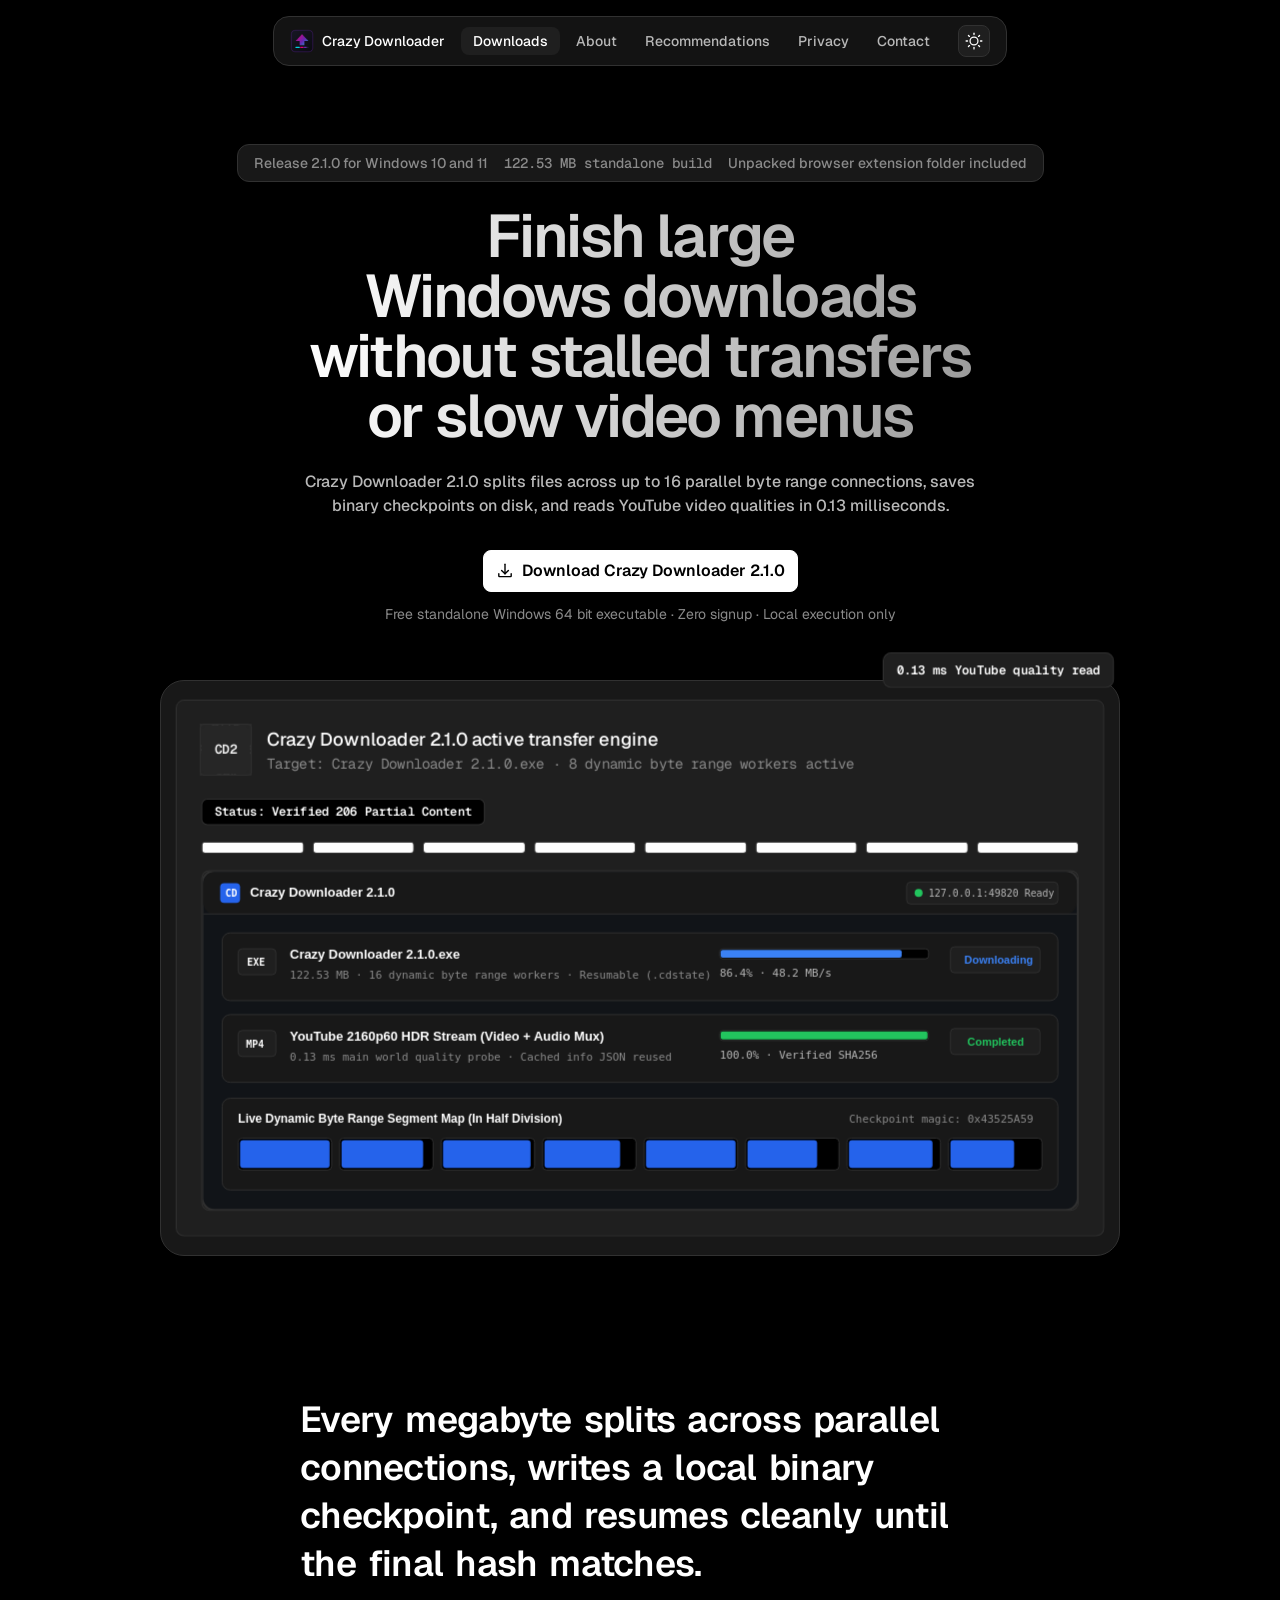
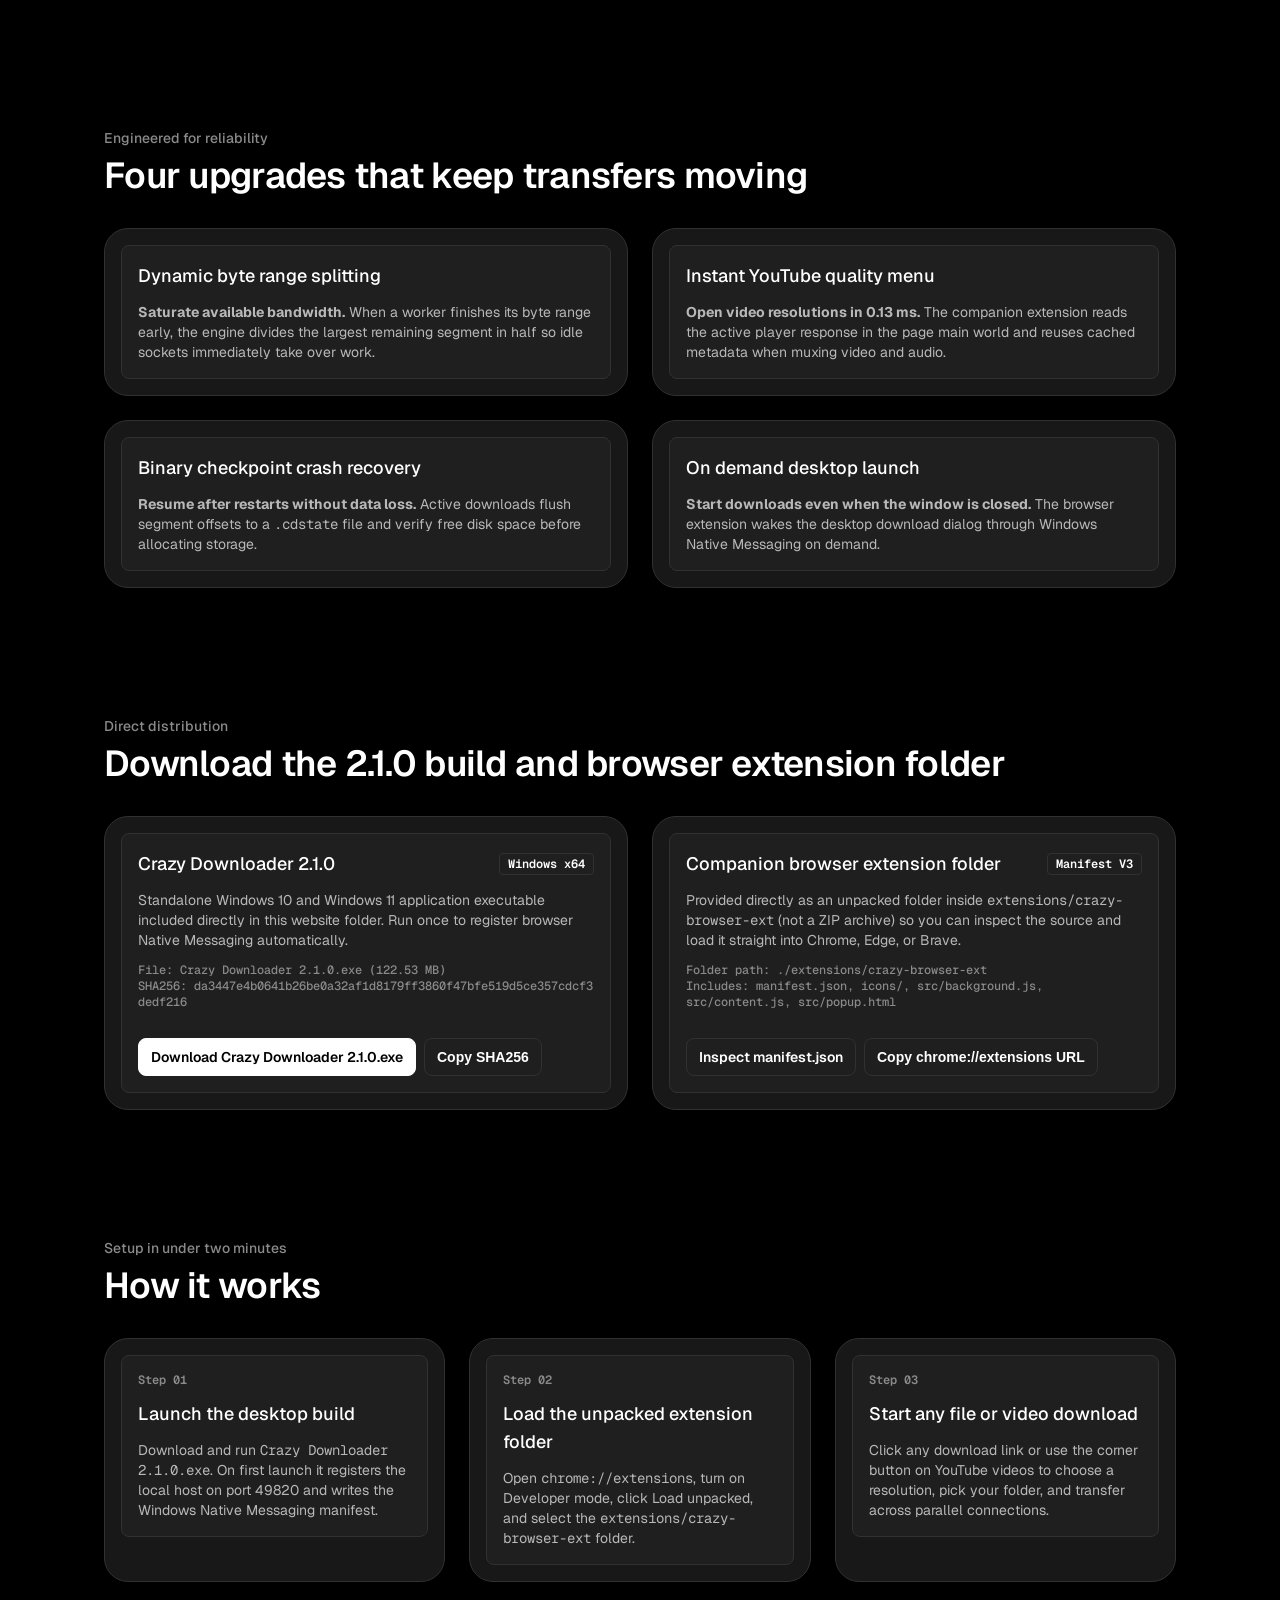
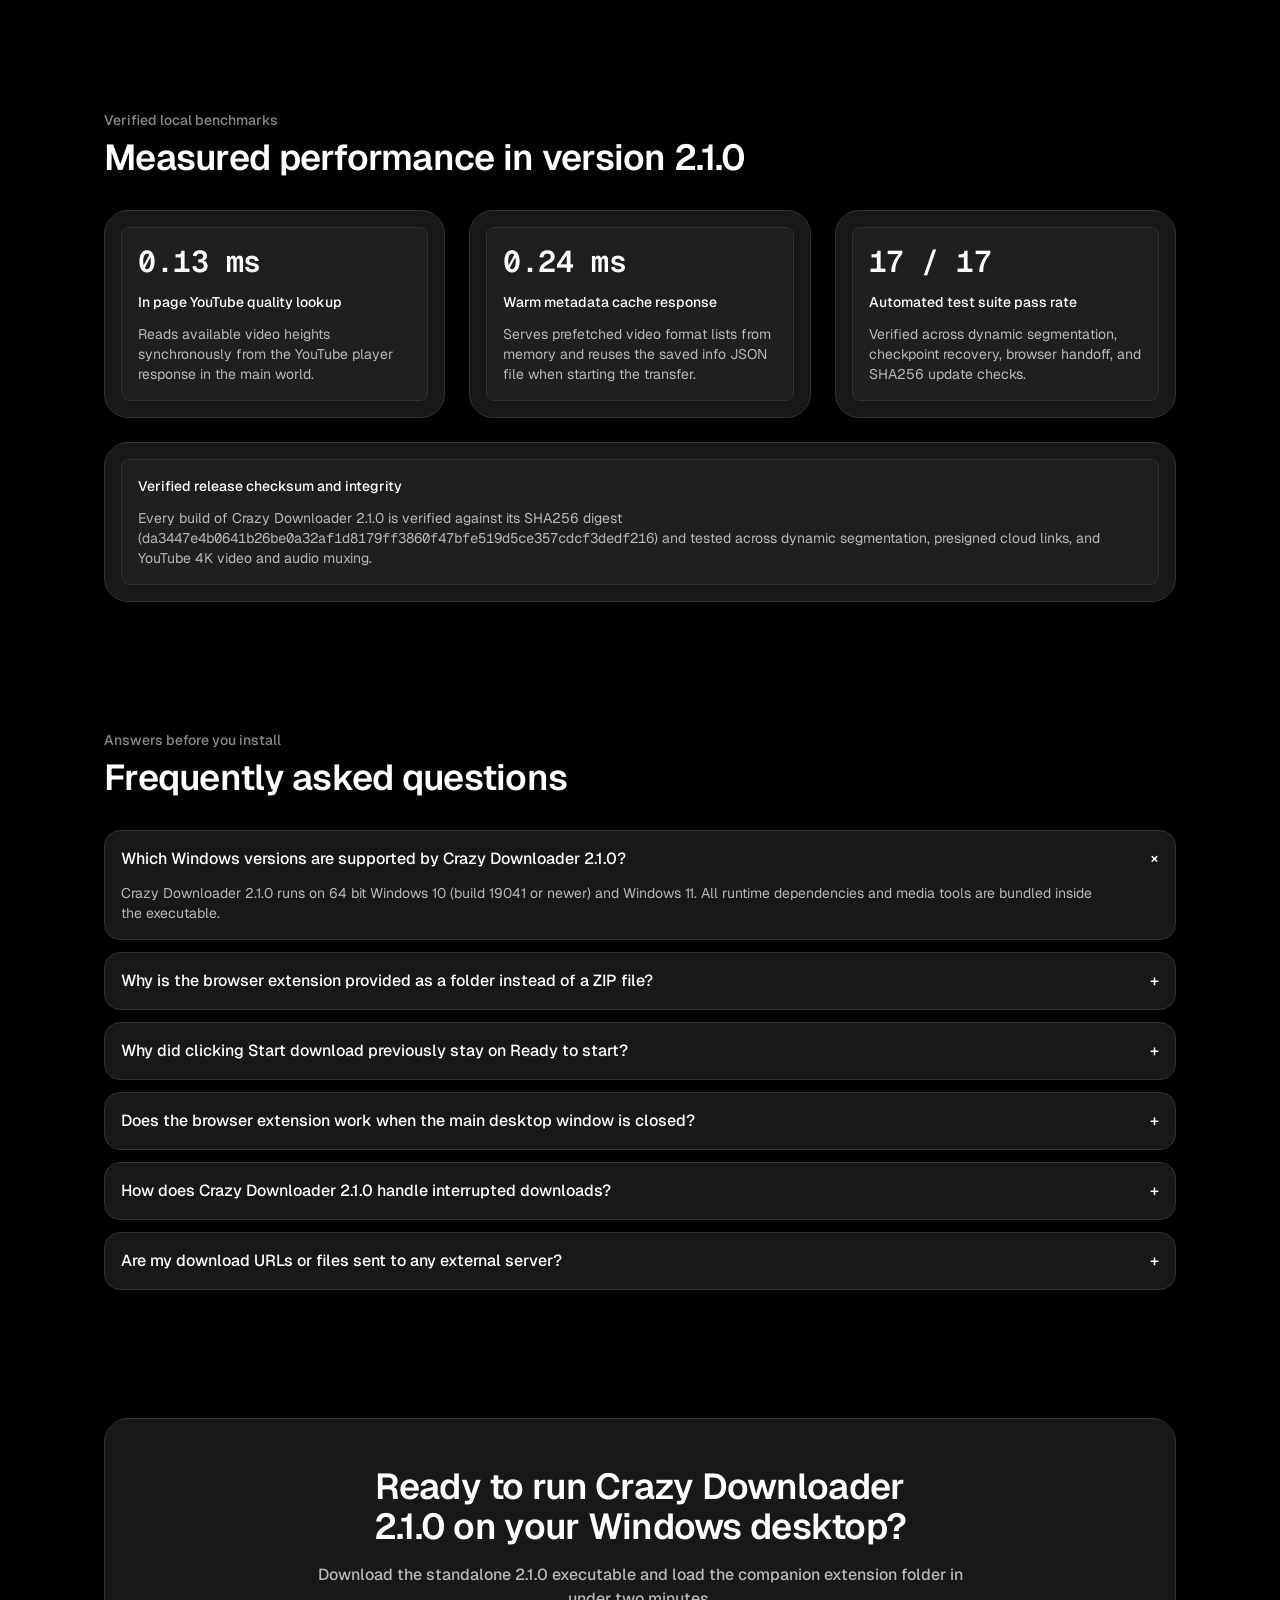
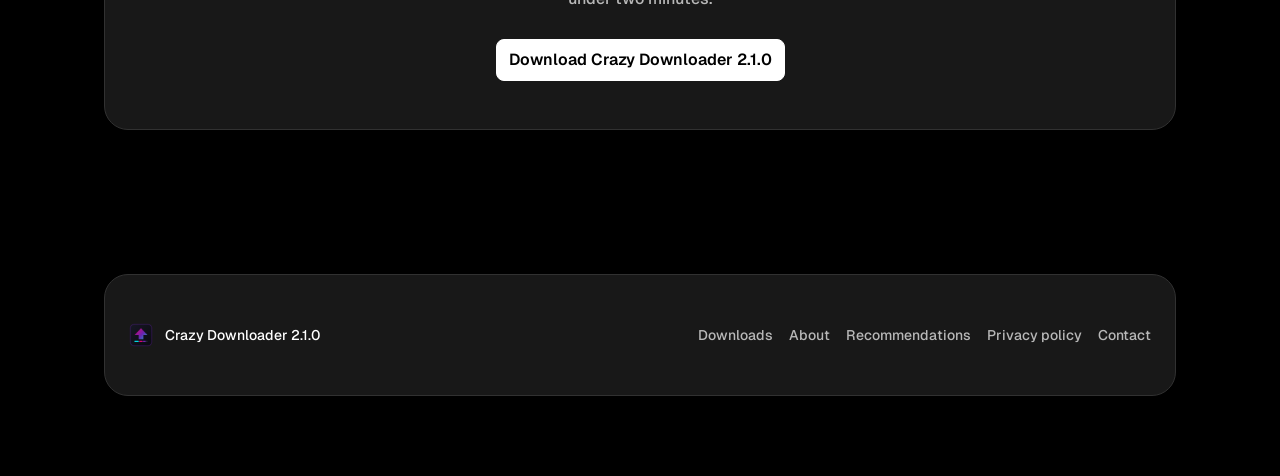
<file: index.html>
<!DOCTYPE html>
<html lang="en" data-theme="dark">
<head>
  <meta charset="UTF-8">
  <meta name="viewport" content="width=device-width, initial-scale=1.0">
  <title>Crazy Downloader 2.1.0 for Windows 10 and 11</title>
  <meta name="description" content="Download Crazy Downloader 2.1.0 for Windows 10 and 11 with 16 parallel byte range workers, binary checkpoint resume, and instant YouTube quality selection.">
  <meta property="og:title" content="Crazy Downloader 2.1.0 for Windows 10 and 11">
  <meta property="og:description" content="Standalone Windows download manager with 16 parallel segments, checkpoint recovery, and unpacked browser companion folder.">
  <meta property="og:image" content="./assets/icon.png">
  <link rel="icon" href="./assets/favicon.ico">
  <link rel="stylesheet" href="./assets/styles.css">
  <script src="./assets/site.js" defer></script>
  <script type="application/ld+json">
  {
    "@context": "https://schema.org",
    "@type": "FAQPage",
    "mainEntity": [
      {
        "@type": "Question",
        "name": "Does Crazy Downloader 2.1.0 require extra runtimes on Windows?",
        "acceptedAnswer": {
          "@type": "Answer",
          "text": "No. Crazy Downloader 2.1.0.exe is a standalone 64 bit executable for Windows 10 and Windows 11 that bundles its runtime and media extraction tools."
        }
      },
      {
        "@type": "Question",
        "name": "How do I install the included browser extension folder?",
        "acceptedAnswer": {
          "@type": "Answer",
          "text": "Open chrome://extensions in Chrome, Edge, or Brave, enable Developer mode, click Load unpacked, and select the extensions/crazy-browser-ext folder included in this website directory."
        }
      },
      {
        "@type": "Question",
        "name": "What happens if my network drops during a large download?",
        "acceptedAnswer": {
          "@type": "Answer",
          "text": "Every segment writes its byte offset to a local .cdstate binary checkpoint file so you can pause or recover after a restart without starting from zero."
        }
      }
    ]
  }
  </script>
</head>
<body>
  <a href="#main-content" class="skip-link button-sm">Skip to content</a>

  <div class="nav-wrapper">
    <nav class="floating-nav" aria-label="Primary navigation">
      <a href="./index.html" class="nav-brand">
        <img src="./assets/icon.png" alt="Crazy Downloader 2 logo" class="nav-brand-logo">
        <span class="title-4">Crazy Downloader</span>
      </a>

      <ul class="nav-links">
        <li><a href="./index.html" class="nav-link active title-4" aria-current="page">Downloads</a></li>
        <li><a href="./about.html" class="nav-link title-4">About</a></li>
        <li><a href="./recommendations.html" class="nav-link title-4">Recommendations</a></li>
        <li><a href="./privacy.html" class="nav-link title-4">Privacy</a></li>
        <li><a href="./contact.html" class="nav-link title-4">Contact</a></li>
      </ul>

      <div class="nav-actions">
        <button type="button" id="theme-toggle" class="icon-btn" aria-label="Switch theme">
          <svg class="icon-sun" width="18" height="18" viewBox="0 0 256 256" fill="none" stroke="currentColor" stroke-width="18" stroke-linecap="round" stroke-linejoin="round" aria-hidden="true">
            <circle cx="128" cy="128" r="56"></circle>
            <line x1="128" y1="36" x2="128" y2="16"></line>
            <line x1="128" y1="240" x2="128" y2="220"></line>
            <line x1="63" y1="63" x2="49" y2="49"></line>
            <line x1="207" y1="207" x2="193" y2="193"></line>
            <line x1="36" y1="128" x2="16" y2="128"></line>
            <line x1="240" y1="128" x2="220" y2="128"></line>
            <line x1="63" y1="193" x2="49" y2="207"></line>
            <line x1="207" y1="49" x2="193" y2="63"></line>
          </svg>
          <svg class="icon-moon" width="18" height="18" viewBox="0 0 256 256" fill="none" stroke="currentColor" stroke-width="18" stroke-linecap="round" stroke-linejoin="round" aria-hidden="true" style="display: none;">
            <path d="M210.7,158.8A88,88,0,0,1,97.2,45.3a88,88,0,1,0,113.5,113.5Z"></path>
          </svg>
        </button>

        <button type="button" id="mobile-menu-toggle" class="icon-btn menu-toggle" aria-expanded="false" aria-controls="mobile-menu-panel" aria-label="Toggle navigation menu">
          <svg width="18" height="18" viewBox="0 0 24 24" fill="none" stroke="currentColor" stroke-width="2" stroke-linecap="round">
            <line class="menu-line menu-line-top" x1="4" y1="8" x2="20" y2="8"></line>
            <line class="menu-line menu-line-bottom" x1="4" y1="16" x2="20" y2="16"></line>
          </svg>
        </button>
      </div>
    </nav>
  </div>

  <div id="mobile-menu-panel" class="mobile-menu-panel" role="dialog" aria-label="Mobile navigation">
    <a href="./index.html" class="mobile-nav-link heading-5">Downloads</a>
    <a href="./about.html" class="mobile-nav-link heading-5">About</a>
    <a href="./recommendations.html" class="mobile-nav-link heading-5">Recommendations</a>
    <a href="./privacy.html" class="mobile-nav-link heading-5">Privacy</a>
    <a href="./contact.html" class="mobile-nav-link heading-5">Contact</a>
  </div>

  <main id="main-content" class="page-container">
    <!-- 1. Hero Section (A2, B5) -->
    <section class="hero-section">
      <div class="proof-strip caption-1">
        <span>Release 2.1.0 for Windows 10 and 11</span>
        <span class="mono">122.53 MB standalone build</span>
        <span>Unpacked browser extension folder included</span>
      </div>

      <h1 class="heading-1 hero-heading">
        Finish large Windows downloads<br>
        without stalled transfers<br>
        or slow video menus
      </h1>

      <p class="body-2 hero-subheadline">
        Crazy Downloader 2.1.0 splits files across up to 16 parallel byte range connections, saves binary checkpoints on disk, and reads YouTube video qualities in 0.13 milliseconds.
      </p>

      <div class="hero-cta-group">
        <a href="./Crazy%20Downloader%202.1.0.exe" download="Crazy Downloader 2.1.0.exe" class="btn btn-primary button-md">
          <svg width="18" height="18" viewBox="0 0 256 256" fill="none" stroke="currentColor" stroke-width="20" stroke-linecap="round" stroke-linejoin="round" aria-hidden="true">
            <path d="M128,32V168"></path>
            <polyline points="80 120 128 168 176 120"></polyline>
            <path d="M216,168v32a8,8,0,0,1-8,8H48a8,8,0,0,1-8-8V168"></path>
          </svg>
          <span>Download Crazy Downloader 2.1.0</span>
        </a>
        <span class="caption-2" style="color: var(--text-muted);">
          Free standalone Windows 64 bit executable · Zero signup · Local execution only
        </span>
      </div>

      <!-- 3D & 2D Interactive Hero Stage -->
      <div class="stage-3d-wrapper">
        <div class="stage-3d-card" data-tilt-3d>
          <div class="floating-3d-badge caption-3 mono">
            0.13 ms YouTube quality read
          </div>

          <div class="stage-inner-window">
            <div style="display: flex; flex-wrap: wrap; align-items: center; justify-content: space-between; gap: var(--sp-300);">
              <div style="display: flex; align-items: center; gap: var(--sp-200); text-align: left;">
                <div class="scene-cube" aria-hidden="true">
                  <div class="cube-3d">
                    <div class="cube-face cube-face-front caption-3 mono">CD2</div>
                    <div class="cube-face cube-face-back caption-3 mono">2.1</div>
                    <div class="cube-face cube-face-right caption-3 mono">16X</div>
                    <div class="cube-face cube-face-left caption-3 mono">MP4</div>
                    <div class="cube-face cube-face-top caption-3 mono">HTTP</div>
                    <div class="cube-face cube-face-bottom caption-3 mono">SHA</div>
                  </div>
                </div>
                <div>
                  <div class="title-2">Crazy Downloader 2.1.0 active transfer engine</div>
                  <div class="caption-2 mono" style="color: var(--text-muted);">
                    Target: Crazy Downloader 2.1.0.exe · 8 dynamic byte range workers active
                  </div>
                </div>
              </div>

              <div class="caption-3 mono" style="padding: var(--sp-50) var(--sp-100); border: 1px solid var(--bg-border); border-radius: var(--radius-md); background-color: var(--bg-page);">
                Status: Verified 206 Partial Content
              </div>
            </div>

            <!-- 2D Animated Multi-Segment Progress Bars -->
            <div class="segment-grid-2d" aria-label="Simulated 8 segment parallel transfer">
              <div class="segment-slot"><div class="segment-fill-2d" style="animation-delay: 0ms;"></div></div>
              <div class="segment-slot"><div class="segment-fill-2d" style="animation-delay: 140ms;"></div></div>
              <div class="segment-slot"><div class="segment-fill-2d" style="animation-delay: 280ms;"></div></div>
              <div class="segment-slot"><div class="segment-fill-2d" style="animation-delay: 420ms;"></div></div>
              <div class="segment-slot"><div class="segment-fill-2d" style="animation-delay: 560ms;"></div></div>
              <div class="segment-slot"><div class="segment-fill-2d" style="animation-delay: 700ms;"></div></div>
              <div class="segment-slot"><div class="segment-fill-2d" style="animation-delay: 840ms;"></div></div>
              <div class="segment-slot"><div class="segment-fill-2d" style="animation-delay: 980ms;"></div></div>
            </div>

            <!-- Embedded Desktop UI Vector Graphic -->
            <div style="margin-top: var(--sp-200); border-radius: var(--radius-lg); overflow: hidden; border: 1px solid var(--bg-border);">
              <img src="./assets/desktop-ui-preview.svg" alt="Crazy Downloader 2.1.0 desktop interface showing parallel byte range segments and YouTube mux status" style="width: 100%; height: auto; display: block;">
            </div>
          </div>
        </div>
      </div>
    </section>

    <!-- 2. Mandatory Tagline Reveal Section (B11) -->
    <section class="tagline-reveal-section" aria-label="Core product statement">
      <h2 class="heading-3 tagline-reveal-copy" data-tagline-reveal>
        <span class="reveal-word">Every</span>
        <span class="reveal-word">megabyte</span>
        <span class="reveal-word">splits</span>
        <span class="reveal-word">across</span>
        <span class="reveal-word">parallel</span>
        <span class="reveal-word">connections,</span>
        <span class="reveal-word">writes</span>
        <span class="reveal-word">a</span>
        <span class="reveal-word">local</span>
        <span class="reveal-word">binary</span>
        <span class="reveal-word">checkpoint,</span>
        <span class="reveal-word">and</span>
        <span class="reveal-word">resumes</span>
        <span class="reveal-word">cleanly</span>
        <span class="reveal-word">until</span>
        <span class="reveal-word">the</span>
        <span class="reveal-word">final</span>
        <span class="reveal-word">hash</span>
        <span class="reveal-word">matches.</span>
      </h2>
    </section>

    <!-- 3. Benefits Section (A2, A6) -->
    <section class="section-block reveal-on-scroll">
      <div style="margin-bottom: var(--sp-400);">
        <div class="caption-1" style="color: var(--text-muted); margin-bottom: var(--sp-75);">Engineered for reliability</div>
        <h2 class="heading-3">Four upgrades that keep transfers moving</h2>
      </div>

      <div class="grid-2">
        <article class="card-surface" data-tilt-3d>
          <div class="card-inner">
            <div class="title-2">Dynamic byte range splitting</div>
            <p class="body-6" style="color: var(--text-secondary);">
              <strong>Saturate available bandwidth.</strong> When a worker finishes its byte range early, the engine divides the largest remaining segment in half so idle sockets immediately take over work.
            </p>
          </div>
        </article>

        <article class="card-surface" data-tilt-3d>
          <div class="card-inner">
            <div class="title-2">Instant YouTube quality menu</div>
            <p class="body-6" style="color: var(--text-secondary);">
              <strong>Open video resolutions in 0.13 ms.</strong> The companion extension reads the active player response in the page main world and reuses cached metadata when muxing video and audio.
            </p>
          </div>
        </article>

        <article class="card-surface" data-tilt-3d>
          <div class="card-inner">
            <div class="title-2">Binary checkpoint crash recovery</div>
            <p class="body-6" style="color: var(--text-secondary);">
              <strong>Resume after restarts without data loss.</strong> Active downloads flush segment offsets to a <span class="mono">.cdstate</span> file and verify free disk space before allocating storage.
            </p>
          </div>
        </article>

        <article class="card-surface" data-tilt-3d>
          <div class="card-inner">
            <div class="title-2">On demand desktop launch</div>
            <p class="body-6" style="color: var(--text-secondary);">
              <strong>Start downloads even when the window is closed.</strong> The browser extension wakes the desktop download dialog through Windows Native Messaging on demand.
            </p>
          </div>
        </article>
      </div>
    </section>

    <!-- 4. Main Downloads & Included Extension Folder Section (User Core Requirement) -->
    <section id="downloads" class="section-block reveal-on-scroll">
      <div style="margin-bottom: var(--sp-400);">
        <div class="caption-1" style="color: var(--text-muted); margin-bottom: var(--sp-75);">Direct distribution</div>
        <h2 class="heading-3">Download the 2.1.0 build and browser extension folder</h2>
      </div>

      <div class="grid-2">
        <!-- Item 1: Crazy Downloader 2.1.0.exe -->
        <article class="card-surface" data-tilt-3d>
          <div class="card-inner" style="justify-content: space-between; height: 100%;">
            <div style="display: flex; flex-direction: column; gap: var(--sp-100);">
              <div style="display: flex; justify-content: space-between; align-items: center;">
                <span class="title-2">Crazy Downloader 2.1.0</span>
                <span class="caption-3 mono" style="padding: var(--sp-25) var(--sp-75); border: 1px solid var(--bg-border); border-radius: var(--radius-sm);">Windows x64</span>
              </div>
              <p class="body-6" style="color: var(--text-secondary);">
                Standalone Windows 10 and Windows 11 application executable included directly in this website folder. Run once to register browser Native Messaging automatically.
              </p>
              <div class="caption-4 mono" style="color: var(--text-muted); word-break: break-all;">
                File: Crazy Downloader 2.1.0.exe (122.53 MB)<br>
                SHA256: da3447e4b0641b26be0a32af1d8179ff3860f47bfe519d5ce357cdcf3dedf216
              </div>
            </div>

            <div style="display: flex; flex-wrap: wrap; gap: var(--sp-75); margin-top: var(--sp-200);">
              <a href="./Crazy%20Downloader%202.1.0.exe" download="Crazy Downloader 2.1.0.exe" class="btn btn-primary button-sm">
                Download Crazy Downloader 2.1.0.exe
              </a>
              <button type="button" class="btn button-sm" data-copy-value="da3447e4b0641b26be0a32af1d8179ff3860f47bfe519d5ce357cdcf3dedf216">
                Copy SHA256
              </button>
            </div>
          </div>
        </article>

        <!-- Item 2: Unpacked Extensions Folder -->
        <article class="card-surface" data-tilt-3d>
          <div class="card-inner" style="justify-content: space-between; height: 100%;">
            <div style="display: flex; flex-direction: column; gap: var(--sp-100);">
              <div style="display: flex; justify-content: space-between; align-items: center;">
                <span class="title-2">Companion browser extension folder</span>
                <span class="caption-3 mono" style="padding: var(--sp-25) var(--sp-75); border: 1px solid var(--bg-border); border-radius: var(--radius-sm);">Manifest V3</span>
              </div>
              <p class="body-6" style="color: var(--text-secondary);">
                Provided directly as an unpacked folder inside <span class="mono">extensions/crazy-browser-ext</span> (not a ZIP archive) so you can inspect the source and load it straight into Chrome, Edge, or Brave.
              </p>
              <div class="caption-4 mono" style="color: var(--text-muted);">
                Folder path: ./extensions/crazy-browser-ext<br>
                Includes: manifest.json, icons/, src/background.js, src/content.js, src/popup.html
              </div>
            </div>

            <div style="display: flex; flex-wrap: wrap; gap: var(--sp-75); margin-top: var(--sp-200);">
              <a href="./extensions/crazy-browser-ext/manifest.json" class="btn button-sm">
                Inspect manifest.json
              </a>
              <button type="button" class="btn button-sm" data-copy-value="chrome://extensions">
                Copy chrome://extensions URL
              </button>
            </div>
          </div>
        </article>
      </div>
    </section>

    <!-- 5. How It Works Section (3 steps, A2, A6) -->
    <section class="section-block reveal-on-scroll">
      <div style="margin-bottom: var(--sp-400);">
        <div class="caption-1" style="color: var(--text-muted); margin-bottom: var(--sp-75);">Setup in under two minutes</div>
        <h2 class="heading-3">How it works</h2>
      </div>

      <div class="grid-3">
        <div class="card-surface">
          <div class="card-inner">
            <span class="caption-3 mono" style="color: var(--text-muted);">Step 01</span>
            <h3 class="title-2">Launch the desktop build</h3>
            <p class="body-6" style="color: var(--text-secondary);">
              Download and run <span class="mono">Crazy Downloader 2.1.0.exe</span>. On first launch it registers the local host on port 49820 and writes the Windows Native Messaging manifest.
            </p>
          </div>
        </div>

        <div class="card-surface">
          <div class="card-inner">
            <span class="caption-3 mono" style="color: var(--text-muted);">Step 02</span>
            <h3 class="title-2">Load the unpacked extension folder</h3>
            <p class="body-6" style="color: var(--text-secondary);">
              Open <span class="mono">chrome://extensions</span>, turn on Developer mode, click Load unpacked, and select the <span class="mono">extensions/crazy-browser-ext</span> folder.
            </p>
          </div>
        </div>

        <div class="card-surface">
          <div class="card-inner">
            <span class="caption-3 mono" style="color: var(--text-muted);">Step 03</span>
            <h3 class="title-2">Start any file or video download</h3>
            <p class="body-6" style="color: var(--text-secondary);">
              Click any download link or use the corner button on YouTube videos to choose a resolution, pick your folder, and transfer across parallel connections.
            </p>
          </div>
        </div>
      </div>
    </section>

    <!-- 6. Proof & Measured Benchmarks Section (A2, B8) -->
    <section class="section-block reveal-on-scroll">
      <div style="margin-bottom: var(--sp-400);">
        <div class="caption-1" style="color: var(--text-muted); margin-bottom: var(--sp-75);">Verified local benchmarks</div>
        <h2 class="heading-3">Measured performance in version 2.1.0</h2>
      </div>

      <div class="grid-3">
        <div class="card-surface">
          <div class="card-inner">
            <div class="heading-4 mono">0.13 ms</div>
            <div class="title-4">In page YouTube quality lookup</div>
            <p class="caption-2" style="color: var(--text-secondary);">
              Reads available video heights synchronously from the YouTube player response in the main world.
            </p>
          </div>
        </div>

        <div class="card-surface">
          <div class="card-inner">
            <div class="heading-4 mono">0.24 ms</div>
            <div class="title-4">Warm metadata cache response</div>
            <p class="caption-2" style="color: var(--text-secondary);">
              Serves prefetched video format lists from memory and reuses the saved info JSON file when starting the transfer.
            </p>
          </div>
        </div>

        <div class="card-surface">
          <div class="card-inner">
            <div class="heading-4 mono">17 / 17</div>
            <div class="title-4">Automated test suite pass rate</div>
            <p class="caption-2" style="color: var(--text-secondary);">
              Verified across dynamic segmentation, checkpoint recovery, browser handoff, and SHA256 update checks.
            </p>
          </div>
        </div>
      </div>

      <div class="card-surface" style="margin-top: var(--sp-300);">
        <div class="card-inner">
          <div class="title-4">Verified release checksum and integrity</div>
          <p class="body-6" style="color: var(--text-secondary);">
            Every build of Crazy Downloader 2.1.0 is verified against its SHA256 digest (<span class="mono">da3447e4b0641b26be0a32af1d8179ff3860f47bfe519d5ce357cdcf3dedf216</span>) and tested across dynamic segmentation, presigned cloud links, and YouTube 4K video and audio muxing.
          </p>
        </div>
      </div>
    </section>

    <!-- 7. FAQ Section (6 to 12 questions, A2, A6) -->
    <section class="section-block reveal-on-scroll">
      <div style="margin-bottom: var(--sp-400);">
        <div class="caption-1" style="color: var(--text-muted); margin-bottom: var(--sp-75);">Answers before you install</div>
        <h2 class="heading-3">Frequently asked questions</h2>
      </div>

      <div class="faq-list">
        <details class="faq-item" open>
          <summary class="faq-trigger title-3">
            <span>Which Windows versions are supported by Crazy Downloader 2.1.0?</span>
            <span class="faq-icon">+</span>
          </summary>
          <p class="faq-answer body-6">
            Crazy Downloader 2.1.0 runs on 64 bit Windows 10 (build 19041 or newer) and Windows 11. All runtime dependencies and media tools are bundled inside the executable.
          </p>
        </details>

        <details class="faq-item">
          <summary class="faq-trigger title-3">
            <span>Why is the browser extension provided as a folder instead of a ZIP file?</span>
            <span class="faq-icon">+</span>
          </summary>
          <p class="faq-answer body-6">
            Providing the unpacked <span class="mono">extensions/crazy-browser-ext</span> folder lets you load the extension directly in Chrome, Edge, or Brave using Load unpacked without extraction errors or path separator issues.
          </p>
        </details>

        <details class="faq-item">
          <summary class="faq-trigger title-3">
            <span>Why did clicking Start download previously stay on Ready to start?</span>
            <span class="faq-icon">+</span>
          </summary>
          <p class="faq-answer body-6">
            Earlier builds allowed a late background link probe to overwrite the status badge after Start was clicked. Version 2.1.0 cancels stale probes as soon as you start a transfer and locks the task identifier immediately.
          </p>
        </details>

        <details class="faq-item">
          <summary class="faq-trigger title-3">
            <span>Does the browser extension work when the main desktop window is closed?</span>
            <span class="faq-icon">+</span>
          </summary>
          <p class="faq-answer body-6">
            Yes. Once you run the desktop app once on your Windows account, the browser extension uses Windows Native Messaging to launch the compact download dialog on demand whenever you start a download.
          </p>
        </details>

        <details class="faq-item">
          <summary class="faq-trigger title-3">
            <span>How does Crazy Downloader 2.1.0 handle interrupted downloads?</span>
            <span class="faq-icon">+</span>
          </summary>
          <p class="faq-answer body-6">
            When a server supports HTTP byte ranges, the engine saves a binary <span class="mono">.cdstate</span> checkpoint alongside the file. Pausing or restarting the app resumes from the exact byte offset.
          </p>
        </details>

        <details class="faq-item">
          <summary class="faq-trigger title-3">
            <span>Are my download URLs or files sent to any external server?</span>
            <span class="faq-icon">+</span>
          </summary>
          <p class="faq-answer body-6">
            No. The browser extension communicates exclusively with your local machine on <span class="mono">127.0.0.1:49820</span> and through the local Windows Native Messaging host. Read the full details on the <a href="./privacy.html" style="color: var(--text-primary);">Privacy page</a>.
          </p>
        </details>
      </div>
    </section>

    <!-- 8. Final CTA Section (A2, A6) -->
    <section class="section-block reveal-on-scroll">
      <div class="card-surface" style="text-align: center; align-items: center; padding: var(--sp-600) var(--sp-300);" data-tilt-3d>
        <h2 class="heading-3" style="max-width: 680px;">
          Ready to run Crazy Downloader 2.1.0 on your Windows desktop?
        </h2>
        <p class="body-2" style="max-width: 680px; color: var(--text-secondary);">
          Download the standalone 2.1.0 executable and load the companion extension folder in under two minutes.
        </p>
        <div style="margin-top: var(--sp-100);">
          <a href="./Crazy%20Downloader%202.1.0.exe" download="Crazy Downloader 2.1.0.exe" class="btn btn-primary button-md">
            Download Crazy Downloader 2.1.0
          </a>
        </div>
      </div>
    </section>

    <!-- Footer (B10) -->
    <footer class="site-footer">
      <div style="display: flex; align-items: center; gap: var(--sp-100);">
        <img src="./assets/icon.png" alt="Crazy Downloader 2 icon" class="nav-brand-logo">
        <span class="caption-1">Crazy Downloader 2.1.0</span>
      </div>

      <ul class="footer-links">
        <li><a href="./index.html" class="footer-link caption-1">Downloads</a></li>
        <li><a href="./about.html" class="footer-link caption-1">About</a></li>
        <li><a href="./recommendations.html" class="footer-link caption-1">Recommendations</a></li>
        <li><a href="./privacy.html" class="footer-link caption-1">Privacy policy</a></li>
        <li><a href="./contact.html" class="footer-link caption-1">Contact</a></li>
      </ul>
    </footer>
  </main>
</body>
</html>
</file>
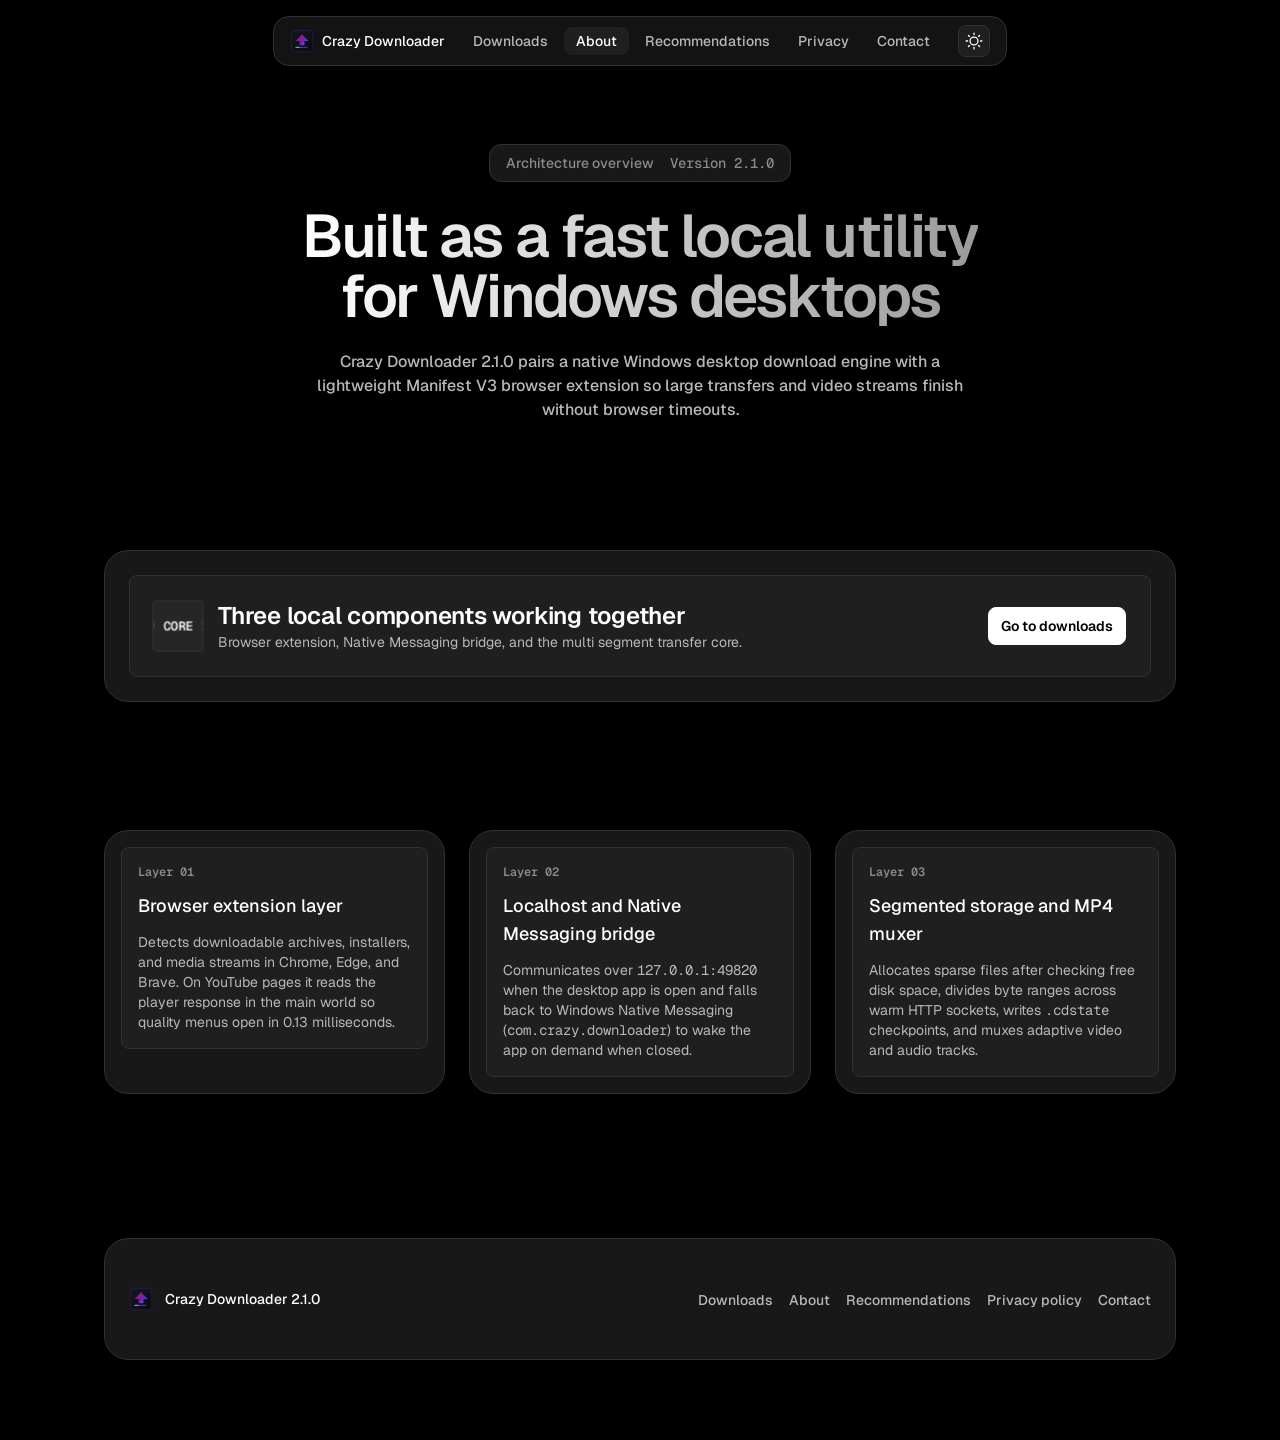
<file: about.html>
<!DOCTYPE html>
<html lang="en" data-theme="dark">
<head>
  <meta charset="UTF-8">
  <meta name="viewport" content="width=device-width, initial-scale=1.0">
  <title>About Crazy Downloader 2.1.0</title>
  <meta name="description" content="Learn how Crazy Downloader 2.1.0 combines dynamic byte range segmentation, binary checkpoint recovery, and native browser messaging on Windows.">
  <meta property="og:title" content="About Crazy Downloader 2.1.0">
  <meta property="og:description" content="Architecture and engineering behind Crazy Downloader 2.1.0.">
  <meta property="og:image" content="./assets/icon.png">
  <link rel="icon" href="./assets/favicon.ico">
  <link rel="stylesheet" href="./assets/styles.css">
  <script src="./assets/site.js" defer></script>
</head>
<body>
  <a href="#main-content" class="skip-link button-sm">Skip to content</a>

  <div class="nav-wrapper">
    <nav class="floating-nav" aria-label="Primary navigation">
      <a href="./index.html" class="nav-brand">
        <img src="./assets/icon.png" alt="Crazy Downloader 2 logo" class="nav-brand-logo">
        <span class="title-4">Crazy Downloader</span>
      </a>

      <ul class="nav-links">
        <li><a href="./index.html" class="nav-link title-4">Downloads</a></li>
        <li><a href="./about.html" class="nav-link active title-4" aria-current="page">About</a></li>
        <li><a href="./recommendations.html" class="nav-link title-4">Recommendations</a></li>
        <li><a href="./privacy.html" class="nav-link title-4">Privacy</a></li>
        <li><a href="./contact.html" class="nav-link title-4">Contact</a></li>
      </ul>

      <div class="nav-actions">
        <button type="button" id="theme-toggle" class="icon-btn" aria-label="Switch theme">
          <svg class="icon-sun" width="18" height="18" viewBox="0 0 256 256" fill="none" stroke="currentColor" stroke-width="18" stroke-linecap="round" stroke-linejoin="round" aria-hidden="true">
            <circle cx="128" cy="128" r="56"></circle>
            <line x1="128" y1="36" x2="128" y2="16"></line>
            <line x1="128" y1="240" x2="128" y2="220"></line>
            <line x1="63" y1="63" x2="49" y2="49"></line>
            <line x1="207" y1="207" x2="193" y2="193"></line>
            <line x1="36" y1="128" x2="16" y2="128"></line>
            <line x1="240" y1="128" x2="220" y2="128"></line>
            <line x1="63" y1="193" x2="49" y2="207"></line>
            <line x1="207" y1="49" x2="193" y2="63"></line>
          </svg>
          <svg class="icon-moon" width="18" height="18" viewBox="0 0 256 256" fill="none" stroke="currentColor" stroke-width="18" stroke-linecap="round" stroke-linejoin="round" aria-hidden="true" style="display: none;">
            <path d="M210.7,158.8A88,88,0,0,1,97.2,45.3a88,88,0,1,0,113.5,113.5Z"></path>
          </svg>
        </button>

        <button type="button" id="mobile-menu-toggle" class="icon-btn menu-toggle" aria-expanded="false" aria-controls="mobile-menu-panel" aria-label="Toggle navigation menu">
          <svg width="18" height="18" viewBox="0 0 24 24" fill="none" stroke="currentColor" stroke-width="2" stroke-linecap="round">
            <line class="menu-line menu-line-top" x1="4" y1="8" x2="20" y2="8"></line>
            <line class="menu-line menu-line-bottom" x1="4" y1="16" x2="20" y2="16"></line>
          </svg>
        </button>
      </div>
    </nav>
  </div>

  <div id="mobile-menu-panel" class="mobile-menu-panel" role="dialog" aria-label="Mobile navigation">
    <a href="./index.html" class="mobile-nav-link heading-5">Downloads</a>
    <a href="./about.html" class="mobile-nav-link heading-5">About</a>
    <a href="./recommendations.html" class="mobile-nav-link heading-5">Recommendations</a>
    <a href="./privacy.html" class="mobile-nav-link heading-5">Privacy</a>
    <a href="./contact.html" class="mobile-nav-link heading-5">Contact</a>
  </div>

  <main id="main-content" class="page-container">
    <section class="hero-section">
      <div class="proof-strip caption-1">
        <span>Architecture overview</span>
        <span class="mono">Version 2.1.0</span>
      </div>

      <h1 class="heading-1 hero-heading">
        Built as a fast local utility<br>
        for Windows desktops
      </h1>

      <p class="body-2 hero-subheadline">
        Crazy Downloader 2.1.0 pairs a native Windows desktop download engine with a lightweight Manifest V3 browser extension so large transfers and video streams finish without browser timeouts.
      </p>
    </section>

    <section class="section-block reveal-on-scroll">
      <div class="stage-3d-card" data-tilt-3d>
        <div class="stage-inner-window">
          <div style="display: flex; flex-wrap: wrap; align-items: center; justify-content: space-between; gap: var(--sp-300);">
            <div style="display: flex; align-items: center; gap: var(--sp-200);">
              <div class="scene-cube" aria-hidden="true">
                <div class="cube-3d">
                  <div class="cube-face cube-face-front caption-3 mono">CORE</div>
                  <div class="cube-face cube-face-back caption-3 mono">NMH</div>
                  <div class="cube-face cube-face-right caption-3 mono">IPC</div>
                  <div class="cube-face cube-face-left caption-3 mono">MUX</div>
                  <div class="cube-face cube-face-top caption-3 mono">EXT</div>
                  <div class="cube-face cube-face-bottom caption-3 mono">DSK</div>
                </div>
              </div>
              <div>
                <h2 class="heading-5">Three local components working together</h2>
                <p class="body-6" style="color: var(--text-secondary);">
                  Browser extension, Native Messaging bridge, and the multi segment transfer core.
                </p>
              </div>
            </div>
            <a href="./index.html#downloads" class="btn btn-primary button-sm">Go to downloads</a>
          </div>
        </div>
      </div>
    </section>

    <section class="section-block reveal-on-scroll">
      <div class="grid-3">
        <article class="card-surface" data-tilt-3d>
          <div class="card-inner">
            <span class="caption-3 mono" style="color: var(--text-muted);">Layer 01</span>
            <h3 class="title-2">Browser extension layer</h3>
            <p class="body-6" style="color: var(--text-secondary);">
              Detects downloadable archives, installers, and media streams in Chrome, Edge, and Brave. On YouTube pages it reads the player response in the main world so quality menus open in 0.13 milliseconds.
            </p>
          </div>
        </article>

        <article class="card-surface" data-tilt-3d>
          <div class="card-inner">
            <span class="caption-3 mono" style="color: var(--text-muted);">Layer 02</span>
            <h3 class="title-2">Localhost and Native Messaging bridge</h3>
            <p class="body-6" style="color: var(--text-secondary);">
              Communicates over <span class="mono">127.0.0.1:49820</span> when the desktop app is open and falls back to Windows Native Messaging (<span class="mono">com.crazy.downloader</span>) to wake the app on demand when closed.
            </p>
          </div>
        </article>

        <article class="card-surface" data-tilt-3d>
          <div class="card-inner">
            <span class="caption-3 mono" style="color: var(--text-muted);">Layer 03</span>
            <h3 class="title-2">Segmented storage and MP4 muxer</h3>
            <p class="body-6" style="color: var(--text-secondary);">
              Allocates sparse files after checking free disk space, divides byte ranges across warm HTTP sockets, writes <span class="mono">.cdstate</span> checkpoints, and muxes adaptive video and audio tracks.
            </p>
          </div>
        </article>
      </div>
    </section>

    <footer class="site-footer">
      <div style="display: flex; align-items: center; gap: var(--sp-100);">
        <img src="./assets/icon.png" alt="Crazy Downloader 2 icon" class="nav-brand-logo">
        <span class="caption-1">Crazy Downloader 2.1.0</span>
      </div>

      <ul class="footer-links">
        <li><a href="./index.html" class="footer-link caption-1">Downloads</a></li>
        <li><a href="./about.html" class="footer-link caption-1">About</a></li>
        <li><a href="./recommendations.html" class="footer-link caption-1">Recommendations</a></li>
        <li><a href="./privacy.html" class="footer-link caption-1">Privacy policy</a></li>
        <li><a href="./contact.html" class="footer-link caption-1">Contact</a></li>
      </ul>
    </footer>
  </main>
</body>
</html>
</file>
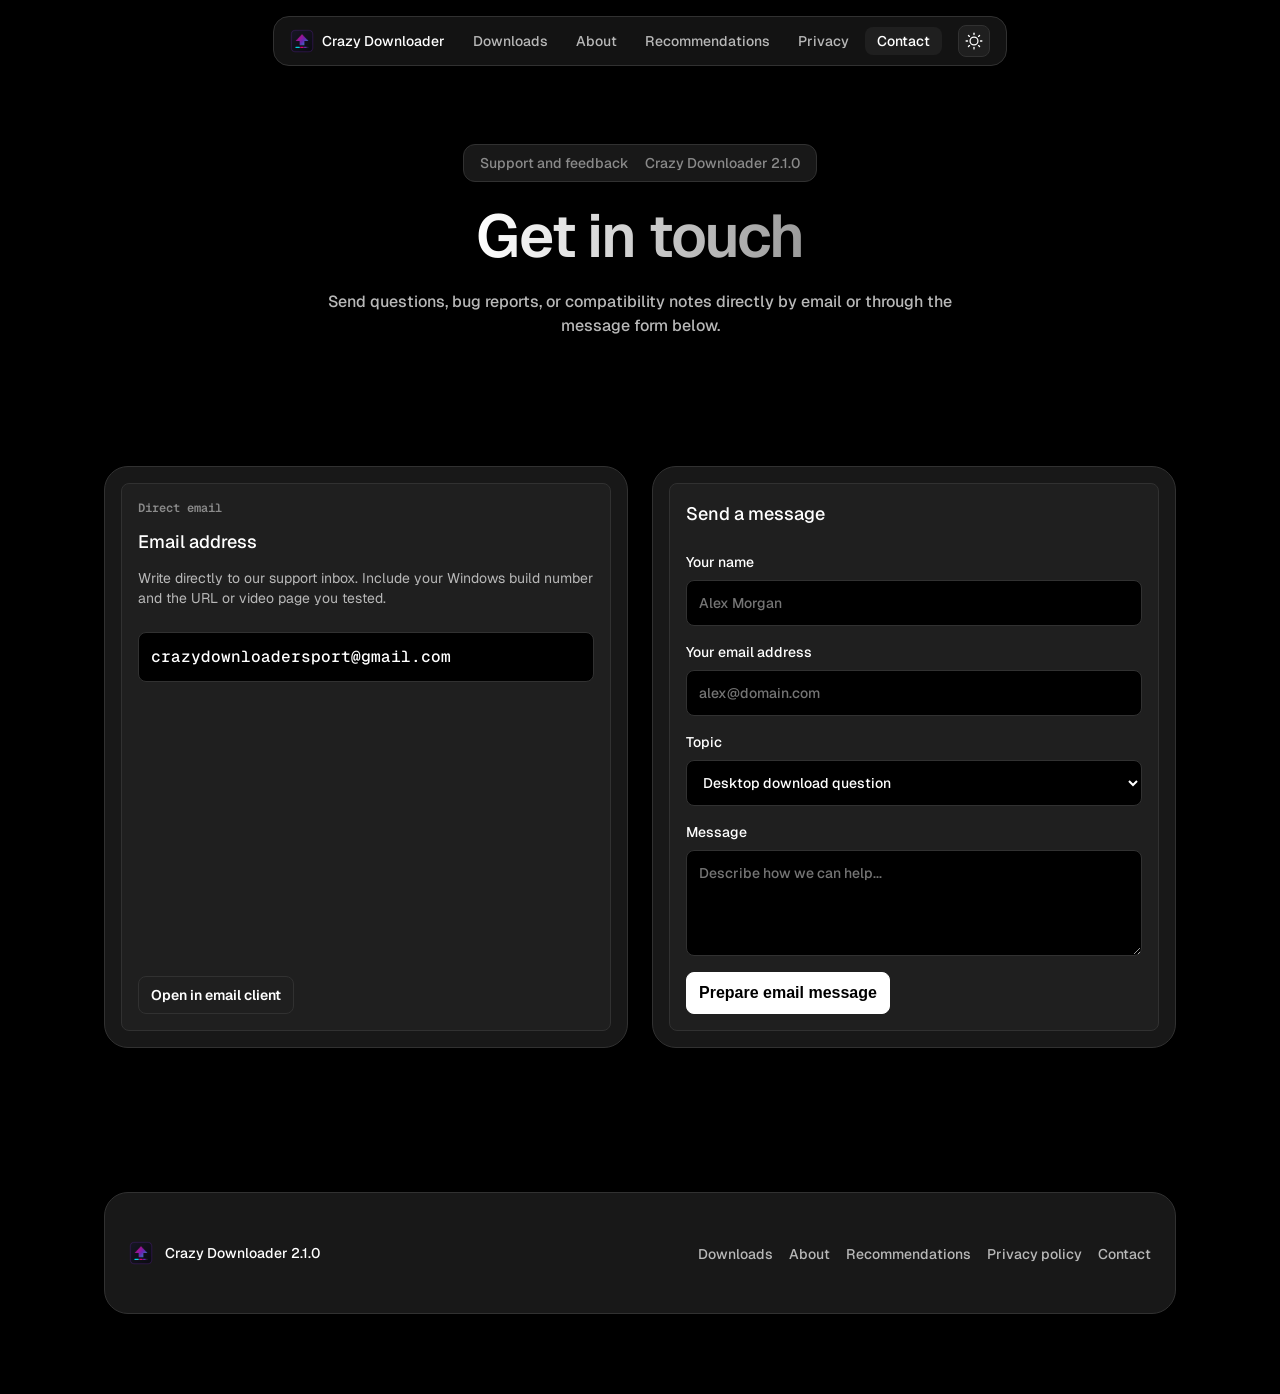
<file: contact.html>
<!DOCTYPE html>
<html lang="en" data-theme="dark">
<head>
  <meta charset="UTF-8">
  <meta name="viewport" content="width=device-width, initial-scale=1.0">
  <title>Contact Crazy Downloader 2.1.0</title>
  <meta name="description" content="Contact the Crazy Downloader 2.1.0 team for support, bug reports, or feedback.">
  <meta property="og:title" content="Contact Crazy Downloader 2.1.0">
  <meta property="og:description" content="Get in touch with the Crazy Downloader team.">
  <meta property="og:image" content="./assets/icon.png">
  <link rel="icon" href="./assets/favicon.ico">
  <link rel="stylesheet" href="./assets/styles.css">
  <script src="./assets/site.js" defer></script>
</head>
<body>
  <a href="#main-content" class="skip-link button-sm">Skip to content</a>

  <div class="nav-wrapper">
    <nav class="floating-nav" aria-label="Primary navigation">
      <a href="./index.html" class="nav-brand">
        <img src="./assets/icon.png" alt="Crazy Downloader 2 logo" class="nav-brand-logo">
        <span class="title-4">Crazy Downloader</span>
      </a>

      <ul class="nav-links">
        <li><a href="./index.html" class="nav-link title-4">Downloads</a></li>
        <li><a href="./about.html" class="nav-link title-4">About</a></li>
        <li><a href="./recommendations.html" class="nav-link title-4">Recommendations</a></li>
        <li><a href="./privacy.html" class="nav-link title-4">Privacy</a></li>
        <li><a href="./contact.html" class="nav-link active title-4" aria-current="page">Contact</a></li>
      </ul>

      <div class="nav-actions">
        <button type="button" id="theme-toggle" class="icon-btn" aria-label="Switch theme">
          <svg class="icon-sun" width="18" height="18" viewBox="0 0 256 256" fill="none" stroke="currentColor" stroke-width="18" stroke-linecap="round" stroke-linejoin="round" aria-hidden="true">
            <circle cx="128" cy="128" r="56"></circle>
            <line x1="128" y1="36" x2="128" y2="16"></line>
            <line x1="128" y1="240" x2="128" y2="220"></line>
            <line x1="63" y1="63" x2="49" y2="49"></line>
            <line x1="207" y1="207" x2="193" y2="193"></line>
            <line x1="36" y1="128" x2="16" y2="128"></line>
            <line x1="240" y1="128" x2="220" y2="128"></line>
            <line x1="63" y1="193" x2="49" y2="207"></line>
            <line x1="207" y1="49" x2="193" y2="63"></line>
          </svg>
          <svg class="icon-moon" width="18" height="18" viewBox="0 0 256 256" fill="none" stroke="currentColor" stroke-width="18" stroke-linecap="round" stroke-linejoin="round" aria-hidden="true" style="display: none;">
            <path d="M210.7,158.8A88,88,0,0,1,97.2,45.3a88,88,0,1,0,113.5,113.5Z"></path>
          </svg>
        </button>

        <button type="button" id="mobile-menu-toggle" class="icon-btn menu-toggle" aria-expanded="false" aria-controls="mobile-menu-panel" aria-label="Toggle navigation menu">
          <svg width="18" height="18" viewBox="0 0 24 24" fill="none" stroke="currentColor" stroke-width="2" stroke-linecap="round">
            <line class="menu-line menu-line-top" x1="4" y1="8" x2="20" y2="8"></line>
            <line class="menu-line menu-line-bottom" x1="4" y1="16" x2="20" y2="16"></line>
          </svg>
        </button>
      </div>
    </nav>
  </div>

  <div id="mobile-menu-panel" class="mobile-menu-panel" role="dialog" aria-label="Mobile navigation">
    <a href="./index.html" class="mobile-nav-link heading-5">Downloads</a>
    <a href="./about.html" class="mobile-nav-link heading-5">About</a>
    <a href="./recommendations.html" class="mobile-nav-link heading-5">Recommendations</a>
    <a href="./privacy.html" class="mobile-nav-link heading-5">Privacy</a>
    <a href="./contact.html" class="mobile-nav-link heading-5">Contact</a>
  </div>

  <main id="main-content" class="page-container">
    <section class="hero-section">
      <div class="proof-strip caption-1">
        <span>Support and feedback</span>
        <span>Crazy Downloader 2.1.0</span>
      </div>

      <h1 class="heading-1 hero-heading">
        Get in touch
      </h1>

      <p class="body-2 hero-subheadline">
        Send questions, bug reports, or compatibility notes directly by email or through the message form below.
      </p>
    </section>

    <section class="section-block reveal-on-scroll">
      <div class="grid-2">
        <article class="card-surface" data-tilt-3d>
          <div class="card-inner" style="justify-content: space-between; height: 100%;">
            <div style="display: flex; flex-direction: column; gap: var(--sp-100);">
              <span class="caption-3 mono" style="color: var(--text-muted);">Direct email</span>
              <h2 class="title-2">Email address</h2>
              <p class="body-6" style="color: var(--text-secondary);">
                Write directly to our support inbox. Include your Windows build number and the URL or video page you tested.
              </p>
              <div style="margin-top: var(--sp-100); padding: var(--sp-100); border: 1px solid var(--bg-border); border-radius: var(--radius-lg); background-color: var(--bg-page);">
                <a href="mailto:crazydownloadersport@gmail.com" class="title-3 mono" style="color: var(--text-primary); text-decoration: none;" data-contact-email>crazydownloadersport@gmail.com</a>
              </div>
            </div>

            <div style="margin-top: var(--sp-200);">
              <a href="mailto:crazydownloadersport@gmail.com" class="btn button-sm">Open in email client</a>
            </div>
          </div>
        </article>

        <article class="card-surface">
          <div class="card-inner">
            <h2 class="title-2">Send a message</h2>
            <form id="contact-form" novalidate style="display: flex; flex-direction: column; gap: var(--sp-200); margin-top: var(--sp-100);">
              <div class="form-field">
                <label for="contact-name" class="title-4">Your name</label>
                <input id="contact-name" type="text" class="form-input body-5" placeholder="Alex Morgan" required>
              </div>

              <div class="form-field">
                <label for="contact-email" class="title-4">Your email address</label>
                <input id="contact-email" type="email" class="form-input body-5" placeholder="alex@domain.com" required>
              </div>

              <div class="form-field">
                <label for="contact-topic" class="title-4">Topic</label>
                <select id="contact-topic" class="form-input body-5">
                  <option value="Desktop download question">Desktop download question</option>
                  <option value="Browser extension setup">Browser extension setup</option>
                  <option value="YouTube or video stream report">YouTube or video stream report</option>
                  <option value="General feedback">General feedback</option>
                </select>
              </div>

              <div class="form-field">
                <label for="contact-message" class="title-4">Message</label>
                <textarea id="contact-message" rows="4" class="form-input body-5" placeholder="Describe how we can help..." required></textarea>
              </div>

              <div id="contact-form-status" class="form-msg" role="status" aria-live="polite"></div>

              <div>
                <button type="submit" class="btn btn-primary button-md">Prepare email message</button>
              </div>
            </form>
          </div>
        </article>
      </div>
    </section>

    <footer class="site-footer">
      <div style="display: flex; align-items: center; gap: var(--sp-100);">
        <img src="./assets/icon.png" alt="Crazy Downloader 2 icon" class="nav-brand-logo">
        <span class="caption-1">Crazy Downloader 2.1.0</span>
      </div>

      <ul class="footer-links">
        <li><a href="./index.html" class="footer-link caption-1">Downloads</a></li>
        <li><a href="./about.html" class="footer-link caption-1">About</a></li>
        <li><a href="./recommendations.html" class="footer-link caption-1">Recommendations</a></li>
        <li><a href="./privacy.html" class="footer-link caption-1">Privacy policy</a></li>
        <li><a href="./contact.html" class="footer-link caption-1">Contact</a></li>
      </ul>
    </footer>
  </main>
</body>
</html>
</file>
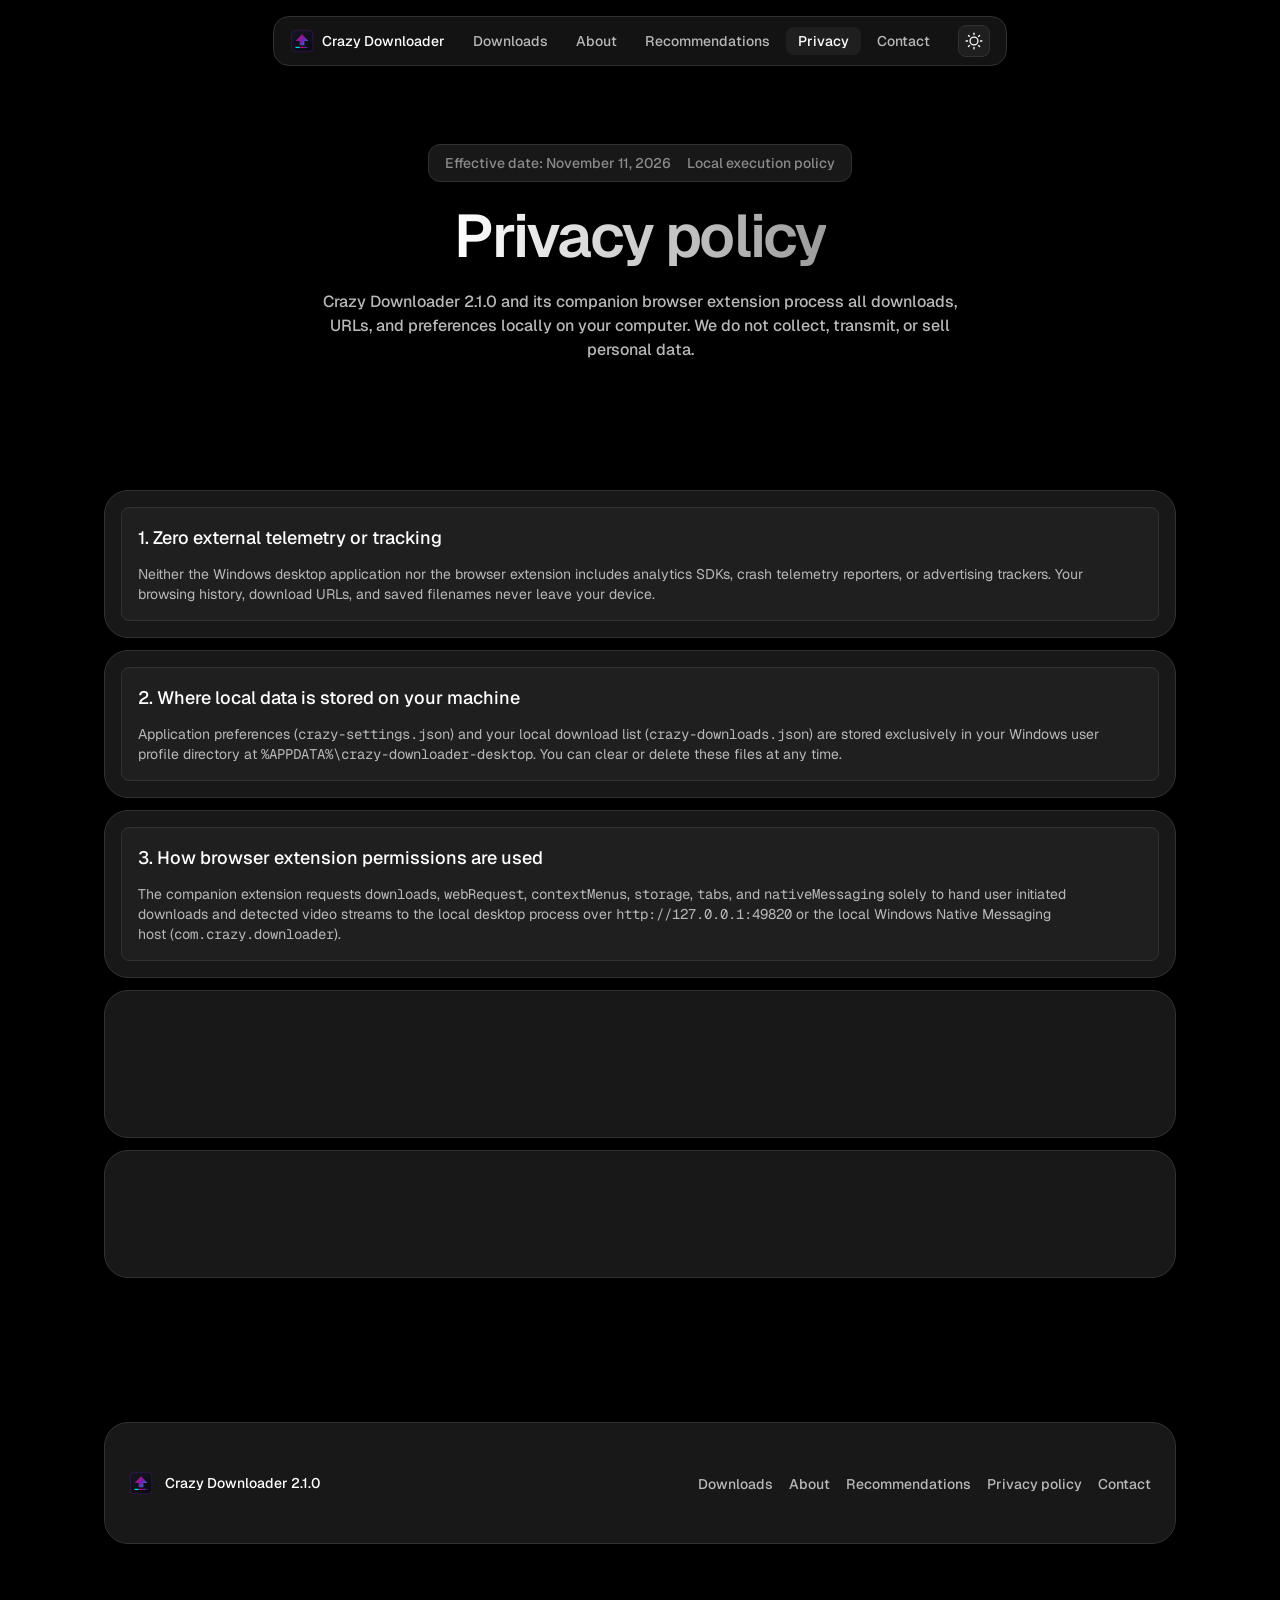
<file: privacy.html>
<!DOCTYPE html>
<html lang="en" data-theme="dark">
<head>
  <meta charset="UTF-8">
  <meta name="viewport" content="width=device-width, initial-scale=1.0">
  <title>Privacy policy for Crazy Downloader 2.1.0</title>
  <meta name="description" content="Privacy policy for Crazy Downloader 2.1.0 desktop application and companion browser extension. Zero external telemetry and local storage only.">
  <meta property="og:title" content="Privacy policy for Crazy Downloader 2.1.0">
  <meta property="og:description" content="How Crazy Downloader 2.1.0 handles local data and browser permissions.">
  <meta property="og:image" content="./assets/icon.png">
  <link rel="icon" href="./assets/favicon.ico">
  <link rel="stylesheet" href="./assets/styles.css">
  <script src="./assets/site.js" defer></script>
</head>
<body>
  <a href="#main-content" class="skip-link button-sm">Skip to content</a>

  <div class="nav-wrapper">
    <nav class="floating-nav" aria-label="Primary navigation">
      <a href="./index.html" class="nav-brand">
        <img src="./assets/icon.png" alt="Crazy Downloader 2 logo" class="nav-brand-logo">
        <span class="title-4">Crazy Downloader</span>
      </a>

      <ul class="nav-links">
        <li><a href="./index.html" class="nav-link title-4">Downloads</a></li>
        <li><a href="./about.html" class="nav-link title-4">About</a></li>
        <li><a href="./recommendations.html" class="nav-link title-4">Recommendations</a></li>
        <li><a href="./privacy.html" class="nav-link active title-4" aria-current="page">Privacy</a></li>
        <li><a href="./contact.html" class="nav-link title-4">Contact</a></li>
      </ul>

      <div class="nav-actions">
        <button type="button" id="theme-toggle" class="icon-btn" aria-label="Switch theme">
          <svg class="icon-sun" width="18" height="18" viewBox="0 0 256 256" fill="none" stroke="currentColor" stroke-width="18" stroke-linecap="round" stroke-linejoin="round" aria-hidden="true">
            <circle cx="128" cy="128" r="56"></circle>
            <line x1="128" y1="36" x2="128" y2="16"></line>
            <line x1="128" y1="240" x2="128" y2="220"></line>
            <line x1="63" y1="63" x2="49" y2="49"></line>
            <line x1="207" y1="207" x2="193" y2="193"></line>
            <line x1="36" y1="128" x2="16" y2="128"></line>
            <line x1="240" y1="128" x2="220" y2="128"></line>
            <line x1="63" y1="193" x2="49" y2="207"></line>
            <line x1="207" y1="49" x2="193" y2="63"></line>
          </svg>
          <svg class="icon-moon" width="18" height="18" viewBox="0 0 256 256" fill="none" stroke="currentColor" stroke-width="18" stroke-linecap="round" stroke-linejoin="round" aria-hidden="true" style="display: none;">
            <path d="M210.7,158.8A88,88,0,0,1,97.2,45.3a88,88,0,1,0,113.5,113.5Z"></path>
          </svg>
        </button>

        <button type="button" id="mobile-menu-toggle" class="icon-btn menu-toggle" aria-expanded="false" aria-controls="mobile-menu-panel" aria-label="Toggle navigation menu">
          <svg width="18" height="18" viewBox="0 0 24 24" fill="none" stroke="currentColor" stroke-width="2" stroke-linecap="round">
            <line class="menu-line menu-line-top" x1="4" y1="8" x2="20" y2="8"></line>
            <line class="menu-line menu-line-bottom" x1="4" y1="16" x2="20" y2="16"></line>
          </svg>
        </button>
      </div>
    </nav>
  </div>

  <div id="mobile-menu-panel" class="mobile-menu-panel" role="dialog" aria-label="Mobile navigation">
    <a href="./index.html" class="mobile-nav-link heading-5">Downloads</a>
    <a href="./about.html" class="mobile-nav-link heading-5">About</a>
    <a href="./recommendations.html" class="mobile-nav-link heading-5">Recommendations</a>
    <a href="./privacy.html" class="mobile-nav-link heading-5">Privacy</a>
    <a href="./contact.html" class="mobile-nav-link heading-5">Contact</a>
  </div>

  <main id="main-content" class="page-container">
    <section class="hero-section">
      <div class="proof-strip caption-1">
        <span>Effective date: November 11, 2026</span>
        <span>Local execution policy</span>
      </div>

      <h1 class="heading-1 hero-heading">
        Privacy policy
      </h1>

      <p class="body-2 hero-subheadline">
        Crazy Downloader 2.1.0 and its companion browser extension process all downloads, URLs, and preferences locally on your computer. We do not collect, transmit, or sell personal data.
      </p>
    </section>

    <section class="section-block reveal-on-scroll">
      <div class="faq-list">
        <article class="card-surface">
          <div class="card-inner">
            <h2 class="title-2">1. Zero external telemetry or tracking</h2>
            <p class="body-6" style="color: var(--text-secondary);">
              Neither the Windows desktop application nor the browser extension includes analytics SDKs, crash telemetry reporters, or advertising trackers. Your browsing history, download URLs, and saved filenames never leave your device.
            </p>
          </div>
        </article>

        <article class="card-surface">
          <div class="card-inner">
            <h2 class="title-2">2. Where local data is stored on your machine</h2>
            <p class="body-6" style="color: var(--text-secondary);">
              Application preferences (<span class="mono">crazy-settings.json</span>) and your local download list (<span class="mono">crazy-downloads.json</span>) are stored exclusively in your Windows user profile directory at <span class="mono">%APPDATA%\crazy-downloader-desktop</span>. You can clear or delete these files at any time.
            </p>
          </div>
        </article>

        <article class="card-surface">
          <div class="card-inner">
            <h2 class="title-2">3. How browser extension permissions are used</h2>
            <p class="body-6" style="color: var(--text-secondary);">
              The companion extension requests <span class="mono">downloads</span>, <span class="mono">webRequest</span>, <span class="mono">contextMenus</span>, <span class="mono">storage</span>, <span class="mono">tabs</span>, and <span class="mono">nativeMessaging</span> solely to hand user initiated downloads and detected video streams to the local desktop process over <span class="mono">http://127.0.0.1:49820</span> or the local Windows Native Messaging host (<span class="mono">com.crazy.downloader</span>).
            </p>
          </div>
        </article>

        <article class="card-surface">
          <div class="card-inner">
            <h2 class="title-2">4. Direct network connections</h2>
            <p class="body-6" style="color: var(--text-secondary);">
              Crazy Downloader 2.1.0 only makes outbound network requests to the exact file or video URLs you choose to download, and to the update metadata URL if you configure or run an update check.
            </p>
          </div>
        </article>

        <article class="card-surface">
          <div class="card-inner">
            <h2 class="title-2">5. Privacy questions and contact</h2>
            <p class="body-6" style="color: var(--text-secondary);">
              If you have any questions about this policy, reach out at <a href="mailto:crazydownloadersport@gmail.com" class="mono" style="color: var(--text-primary);" data-contact-email>crazydownloadersport@gmail.com</a>.
            </p>
          </div>
        </article>
      </div>
    </section>

    <footer class="site-footer">
      <div style="display: flex; align-items: center; gap: var(--sp-100);">
        <img src="./assets/icon.png" alt="Crazy Downloader 2 icon" class="nav-brand-logo">
        <span class="caption-1">Crazy Downloader 2.1.0</span>
      </div>

      <ul class="footer-links">
        <li><a href="./index.html" class="footer-link caption-1">Downloads</a></li>
        <li><a href="./about.html" class="footer-link caption-1">About</a></li>
        <li><a href="./recommendations.html" class="footer-link caption-1">Recommendations</a></li>
        <li><a href="./privacy.html" class="footer-link caption-1">Privacy policy</a></li>
        <li><a href="./contact.html" class="footer-link caption-1">Contact</a></li>
      </ul>
    </footer>
  </main>
</body>
</html>
</file>
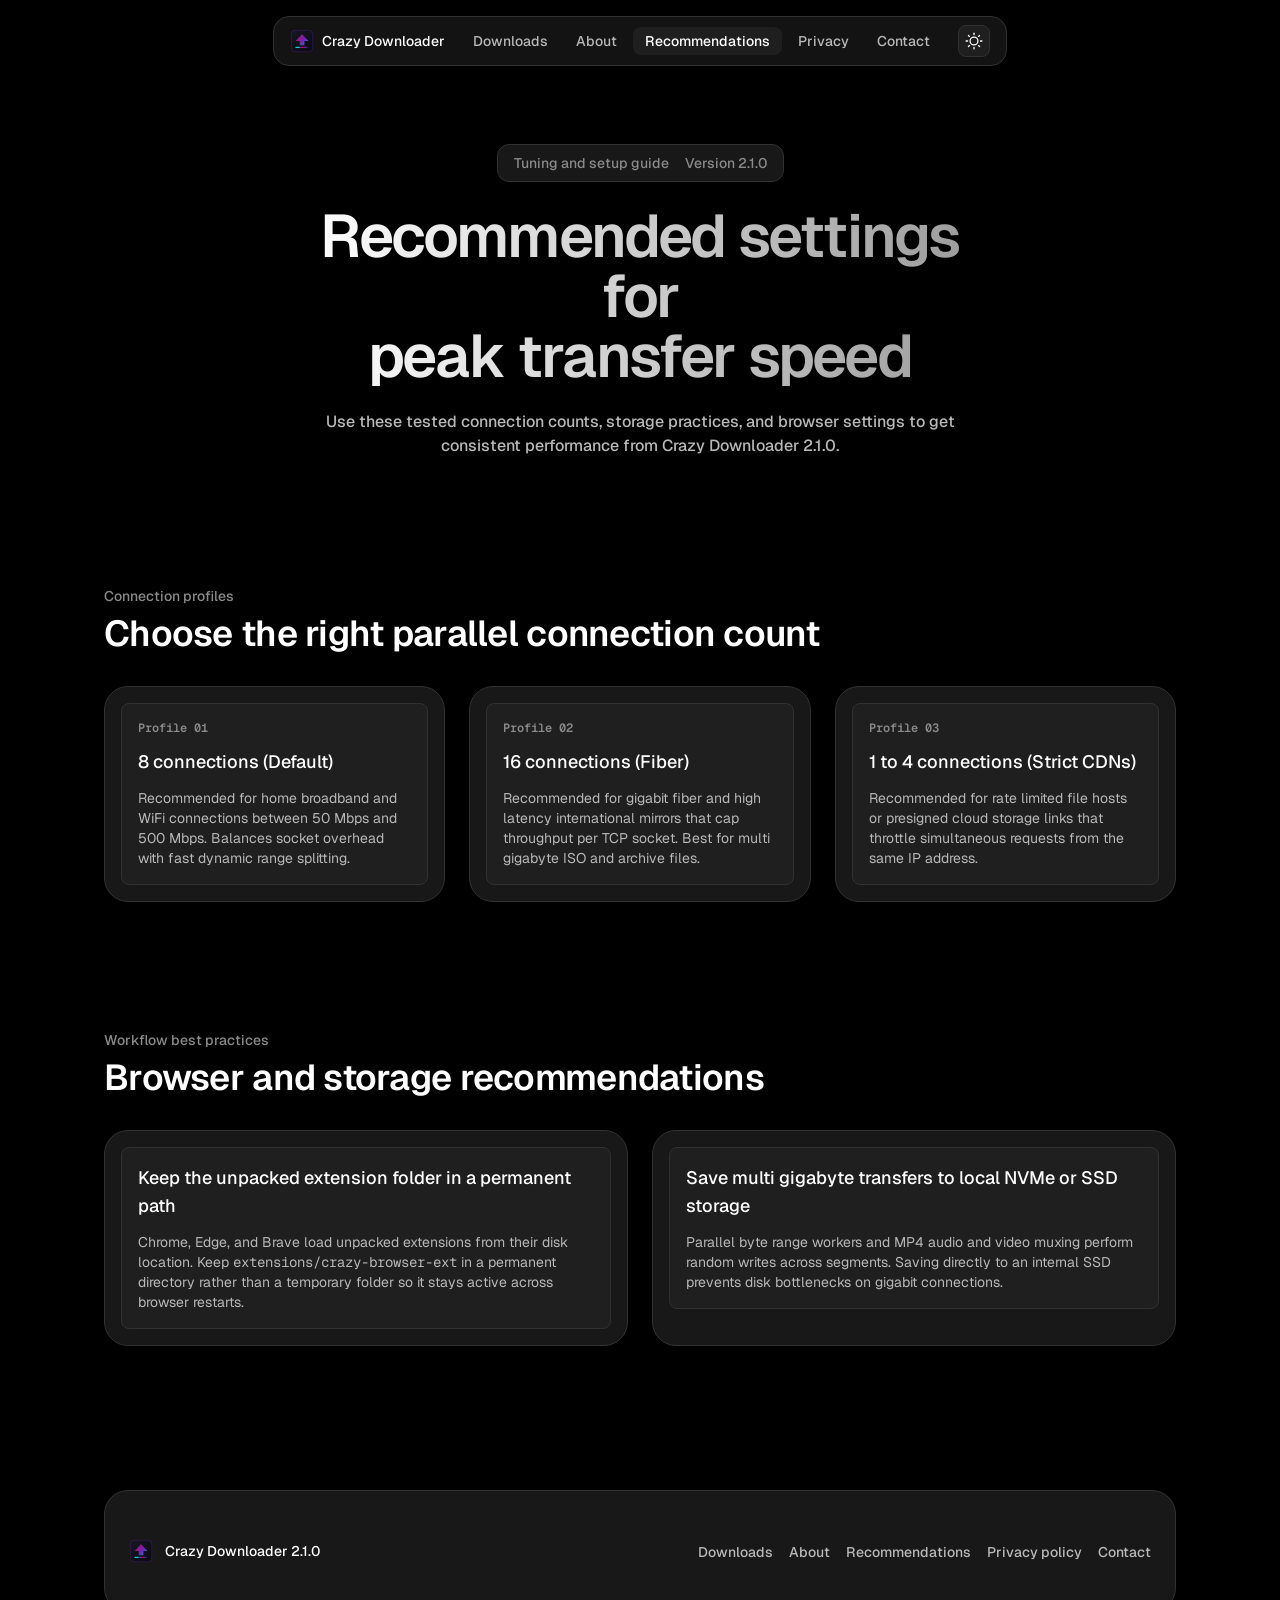
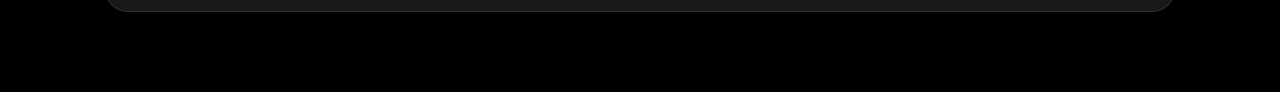
<file: recommendations.html>
<!DOCTYPE html>
<html lang="en" data-theme="dark">
<head>
  <meta charset="UTF-8">
  <meta name="viewport" content="width=device-width, initial-scale=1.0">
  <title>Recommendations for Crazy Downloader 2.1.0</title>
  <meta name="description" content="Recommended connection settings, browser setup, and video download practices for Crazy Downloader 2.1.0 on Windows.">
  <meta property="og:title" content="Recommendations for Crazy Downloader 2.1.0">
  <meta property="og:description" content="Recommended settings for maximum transfer speed and stability.">
  <meta property="og:image" content="./assets/icon.png">
  <link rel="icon" href="./assets/favicon.ico">
  <link rel="stylesheet" href="./assets/styles.css">
  <script src="./assets/site.js" defer></script>
</head>
<body>
  <a href="#main-content" class="skip-link button-sm">Skip to content</a>

  <div class="nav-wrapper">
    <nav class="floating-nav" aria-label="Primary navigation">
      <a href="./index.html" class="nav-brand">
        <img src="./assets/icon.png" alt="Crazy Downloader 2 logo" class="nav-brand-logo">
        <span class="title-4">Crazy Downloader</span>
      </a>

      <ul class="nav-links">
        <li><a href="./index.html" class="nav-link title-4">Downloads</a></li>
        <li><a href="./about.html" class="nav-link title-4">About</a></li>
        <li><a href="./recommendations.html" class="nav-link active title-4" aria-current="page">Recommendations</a></li>
        <li><a href="./privacy.html" class="nav-link title-4">Privacy</a></li>
        <li><a href="./contact.html" class="nav-link title-4">Contact</a></li>
      </ul>

      <div class="nav-actions">
        <button type="button" id="theme-toggle" class="icon-btn" aria-label="Switch theme">
          <svg class="icon-sun" width="18" height="18" viewBox="0 0 256 256" fill="none" stroke="currentColor" stroke-width="18" stroke-linecap="round" stroke-linejoin="round" aria-hidden="true">
            <circle cx="128" cy="128" r="56"></circle>
            <line x1="128" y1="36" x2="128" y2="16"></line>
            <line x1="128" y1="240" x2="128" y2="220"></line>
            <line x1="63" y1="63" x2="49" y2="49"></line>
            <line x1="207" y1="207" x2="193" y2="193"></line>
            <line x1="36" y1="128" x2="16" y2="128"></line>
            <line x1="240" y1="128" x2="220" y2="128"></line>
            <line x1="63" y1="193" x2="49" y2="207"></line>
            <line x1="207" y1="49" x2="193" y2="63"></line>
          </svg>
          <svg class="icon-moon" width="18" height="18" viewBox="0 0 256 256" fill="none" stroke="currentColor" stroke-width="18" stroke-linecap="round" stroke-linejoin="round" aria-hidden="true" style="display: none;">
            <path d="M210.7,158.8A88,88,0,0,1,97.2,45.3a88,88,0,1,0,113.5,113.5Z"></path>
          </svg>
        </button>

        <button type="button" id="mobile-menu-toggle" class="icon-btn menu-toggle" aria-expanded="false" aria-controls="mobile-menu-panel" aria-label="Toggle navigation menu">
          <svg width="18" height="18" viewBox="0 0 24 24" fill="none" stroke="currentColor" stroke-width="2" stroke-linecap="round">
            <line class="menu-line menu-line-top" x1="4" y1="8" x2="20" y2="8"></line>
            <line class="menu-line menu-line-bottom" x1="4" y1="16" x2="20" y2="16"></line>
          </svg>
        </button>
      </div>
    </nav>
  </div>

  <div id="mobile-menu-panel" class="mobile-menu-panel" role="dialog" aria-label="Mobile navigation">
    <a href="./index.html" class="mobile-nav-link heading-5">Downloads</a>
    <a href="./about.html" class="mobile-nav-link heading-5">About</a>
    <a href="./recommendations.html" class="mobile-nav-link heading-5">Recommendations</a>
    <a href="./privacy.html" class="mobile-nav-link heading-5">Privacy</a>
    <a href="./contact.html" class="mobile-nav-link heading-5">Contact</a>
  </div>

  <main id="main-content" class="page-container">
    <section class="hero-section">
      <div class="proof-strip caption-1">
        <span>Tuning and setup guide</span>
        <span>Version 2.1.0</span>
      </div>

      <h1 class="heading-1 hero-heading">
        Recommended settings for<br>
        peak transfer speed
      </h1>

      <p class="body-2 hero-subheadline">
        Use these tested connection counts, storage practices, and browser settings to get consistent performance from Crazy Downloader 2.1.0.
      </p>
    </section>

    <section class="section-block reveal-on-scroll">
      <div style="margin-bottom: var(--sp-400);">
        <div class="caption-1" style="color: var(--text-muted); margin-bottom: var(--sp-75);">Connection profiles</div>
        <h2 class="heading-3">Choose the right parallel connection count</h2>
      </div>

      <div class="grid-3">
        <article class="card-surface" data-tilt-3d>
          <div class="card-inner">
            <span class="caption-3 mono" style="color: var(--text-muted);">Profile 01</span>
            <h3 class="title-2">8 connections (Default)</h3>
            <p class="body-6" style="color: var(--text-secondary);">
              Recommended for home broadband and WiFi connections between 50 Mbps and 500 Mbps. Balances socket overhead with fast dynamic range splitting.
            </p>
          </div>
        </article>

        <article class="card-surface" data-tilt-3d>
          <div class="card-inner">
            <span class="caption-3 mono" style="color: var(--text-muted);">Profile 02</span>
            <h3 class="title-2">16 connections (Fiber)</h3>
            <p class="body-6" style="color: var(--text-secondary);">
              Recommended for gigabit fiber and high latency international mirrors that cap throughput per TCP socket. Best for multi gigabyte ISO and archive files.
            </p>
          </div>
        </article>

        <article class="card-surface" data-tilt-3d>
          <div class="card-inner">
            <span class="caption-3 mono" style="color: var(--text-muted);">Profile 03</span>
            <h3 class="title-2">1 to 4 connections (Strict CDNs)</h3>
            <p class="body-6" style="color: var(--text-secondary);">
              Recommended for rate limited file hosts or presigned cloud storage links that throttle simultaneous requests from the same IP address.
            </p>
          </div>
        </article>
      </div>
    </section>

    <section class="section-block reveal-on-scroll">
      <div style="margin-bottom: var(--sp-400);">
        <div class="caption-1" style="color: var(--text-muted); margin-bottom: var(--sp-75);">Workflow best practices</div>
        <h2 class="heading-3">Browser and storage recommendations</h2>
      </div>

      <div class="grid-2">
        <article class="card-surface" data-tilt-3d>
          <div class="card-inner">
            <h3 class="title-2">Keep the unpacked extension folder in a permanent path</h3>
            <p class="body-6" style="color: var(--text-secondary);">
              Chrome, Edge, and Brave load unpacked extensions from their disk location. Keep <span class="mono">extensions/crazy-browser-ext</span> in a permanent directory rather than a temporary folder so it stays active across browser restarts.
            </p>
          </div>
        </article>

        <article class="card-surface" data-tilt-3d>
          <div class="card-inner">
            <h3 class="title-2">Save multi gigabyte transfers to local NVMe or SSD storage</h3>
            <p class="body-6" style="color: var(--text-secondary);">
              Parallel byte range workers and MP4 audio and video muxing perform random writes across segments. Saving directly to an internal SSD prevents disk bottlenecks on gigabit connections.
            </p>
          </div>
        </article>
      </div>
    </section>

    <footer class="site-footer">
      <div style="display: flex; align-items: center; gap: var(--sp-100);">
        <img src="./assets/icon.png" alt="Crazy Downloader 2 icon" class="nav-brand-logo">
        <span class="caption-1">Crazy Downloader 2.1.0</span>
      </div>

      <ul class="footer-links">
        <li><a href="./index.html" class="footer-link caption-1">Downloads</a></li>
        <li><a href="./about.html" class="footer-link caption-1">About</a></li>
        <li><a href="./recommendations.html" class="footer-link caption-1">Recommendations</a></li>
        <li><a href="./privacy.html" class="footer-link caption-1">Privacy policy</a></li>
        <li><a href="./contact.html" class="footer-link caption-1">Contact</a></li>
      </ul>
    </footer>
  </main>
</body>
</html>
</file>
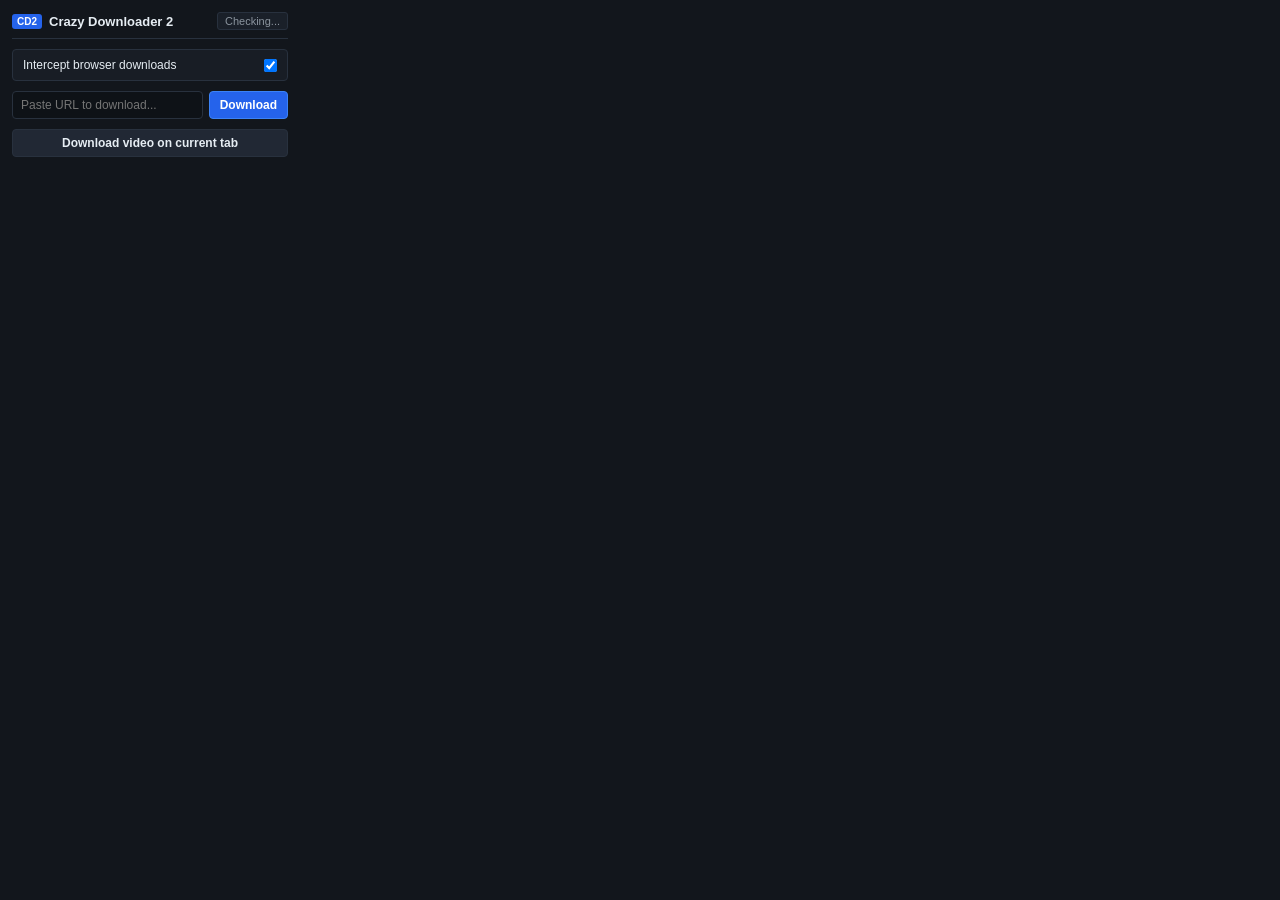
<file: extensions/crazy-browser-ext/src/popup.html>
<!DOCTYPE html>
<html lang="en">
<head>
  <meta charset="UTF-8">
  <title>Crazy Downloader 2</title>
  <style>
    * {
      box-sizing: border-box;
      margin: 0;
      padding: 0;
      user-select: none;
    }
    body {
      width: 300px;
      font-family: "Segoe UI", -apple-system, BlinkMacSystemFont, sans-serif;
      font-size: 12px;
      background: #12161c;
      color: #e6edf3;
      padding: 12px;
      display: flex;
      flex-direction: column;
      gap: 10px;
    }
    .header {
      display: flex;
      align-items: center;
      justify-content: space-between;
      padding-bottom: 8px;
      border-bottom: 1px solid #28313e;
    }
    .brand {
      display: flex;
      align-items: center;
      gap: 7px;
      font-weight: 600;
      font-size: 13px;
    }
    .mark {
      background: #2563eb;
      color: #fff;
      font-size: 10px;
      font-weight: 700;
      padding: 2px 5px;
      border-radius: 3px;
    }
    .status-badge {
      font-size: 11px;
      padding: 2px 7px;
      border-radius: 3px;
      background: #1a2029;
      border: 1px solid #28313e;
      color: #8b949e;
    }
    .status-badge.online {
      color: #3fb950;
      border-color: rgba(63, 185, 80, 0.35);
      background: rgba(31, 136, 61, 0.14);
    }
    .row {
      display: flex;
      align-items: center;
      justify-content: space-between;
      background: #181d25;
      border: 1px solid #28313e;
      border-radius: 4px;
      padding: 8px 10px;
    }
    .input-group {
      display: flex;
      gap: 6px;
    }
    input[type="text"] {
      flex: 1;
      background: #0e1217;
      border: 1px solid #28313e;
      border-radius: 4px;
      color: #e6edf3;
      padding: 6px 8px;
      font-size: 12px;
      outline: none;
    }
    input[type="text"]:focus {
      border-color: #3b82f6;
    }
    button {
      padding: 6px 10px;
      border-radius: 4px;
      border: 1px solid #28313e;
      background: #212834;
      color: #e6edf3;
      font-family: inherit;
      font-size: 12px;
      font-weight: 600;
      cursor: pointer;
    }
    button:hover {
      background: #2b3444;
    }
    button.primary {
      background: #2563eb;
      border-color: #3b82f6;
      color: #fff;
    }
    button.primary:hover {
      background: #1d4ed8;
    }
    .meta {
      font-size: 11px;
      color: #6e7681;
      font-family: Consolas, monospace;
      word-break: break-all;
    }
    .notice-box {
      padding: 8px 10px;
      border-radius: 4px;
      border: 1px solid rgba(248, 81, 73, 0.4);
      background: rgba(185, 28, 28, 0.14);
      color: #e6edf3;
      font-size: 11px;
      line-height: 1.45;
      display: none;
    }
    .notice-box.warn {
      border-color: rgba(210, 153, 34, 0.45);
      background: rgba(180, 83, 9, 0.16);
    }
    .notice-title {
      font-weight: 600;
      margin-bottom: 3px;
      color: #f85149;
    }
    .notice-box.warn .notice-title {
      color: #d29922;
    }
  </style>
</head>
<body>
  <div class="header">
    <div class="brand">
      <span class="mark">CD2</span>
      <span>Crazy Downloader 2</span>
    </div>
    <span id="hostStatus" class="status-badge">Checking...</span>
  </div>

  <div id="missingHostNotice" class="notice-box">
    <div class="notice-title" id="noticeTitle">Desktop application required</div>
    <div id="noticeText">Install and run Crazy Downloader 2 for Windows once so browser downloads and video streams can be handed to the desktop engine.</div>
  </div>

  <div class="row">
    <span>Intercept browser downloads</span>
    <input type="checkbox" id="interceptToggle" checked>
  </div>

  <div class="input-group">
    <input type="text" id="quickUrl" placeholder="Paste URL to download...">
    <button type="button" id="sendUrlBtn" class="primary">Download</button>
  </div>

  <button type="button" id="downloadPageVideoBtn">Download video on current tab</button>

  <div class="meta" id="extIdDisplay"></div>

  <script src="popup.js"></script>
</body>
</html>
</file>
<file: assets/styles.css>
@import url('https://fonts.googleapis.com/css2?family=Geist+Mono:wght@400;500;600&family=Geist:wght@400;500;600;700&display=swap');

:root,
[data-theme="dark"] {
  --bg-page: #000000;
  --bg-surface: #181818;
  --bg-elevated: #1F1F1F;
  --bg-interactive: #272727;
  --bg-border: #313131;
  --bg-accent-surface: #131209;
  --nav-glass: rgba(24, 24, 24, 0.82);
  --panel-glass: rgba(0, 0, 0, 0.94);

  --text-primary: #FFFFFF;
  --text-secondary: #B8B8B8;
  --text-muted: #8A8A8A;
  --text-word-dim: rgba(255, 255, 255, 0.28);

  --hero-grad-start: #FFFFFF;
  --hero-grad-end: #9B9B9B;

  --btn-primary-bg: #FFFFFF;
  --btn-primary-text: #000000;
  --btn-primary-hover: #E5E5E5;

  --accent-blue: #3B82F6;
  --accent-green: #22C55E;
  --accent-amber: #F59E0B;
  --accent-red: #EF4444;
  --focus-ring: #3B82F6;
}

[data-theme="light"] {
  --bg-page: #FFFFFF;
  --bg-surface: #F5F5F5;
  --bg-elevated: #EBEBEB;
  --bg-interactive: #E0E0E0;
  --bg-border: #D6D6D6;
  --bg-accent-surface: #F7F6F2;
  --nav-glass: rgba(245, 245, 245, 0.86);
  --panel-glass: rgba(255, 255, 255, 0.96);

  --text-primary: #000000;
  --text-secondary: #4A4A4A;
  --text-muted: #6E6E6E;
  --text-word-dim: rgba(0, 0, 0, 0.28);

  --hero-grad-start: #000000;
  --hero-grad-end: #666666;

  --btn-primary-bg: #000000;
  --btn-primary-text: #FFFFFF;
  --btn-primary-hover: #272727;

  --accent-blue: #2563EB;
  --accent-green: #16A34A;
  --accent-amber: #D97706;
  --accent-red: #DC2626;
  --focus-ring: #2563EB;
}

:root {
  /* B2 Strict Spacing Scale */
  --sp-0: 0px;
  --sp-25: 2px;
  --sp-50: 4px;
  --sp-75: 8px;
  --sp-100: 12px;
  --sp-200: 16px;
  --sp-300: 24px;
  --sp-400: 32px;
  --sp-500: 40px;
  --sp-600: 48px;
  --sp-700: 64px;
  --sp-800: 80px;
  --sp-900: 96px;

  /* B3 Strict Tailwind Radius Scale */
  --radius-sm: 4px;
  --radius-md: 6px;
  --radius-lg: 8px;
  --radius-xl: 12px;
  --radius-2xl: 16px;
  --radius-3xl: 24px;
  --radius-full: 9999px;

  /* B7 Weighted Motion Curve */
  --ease-weighted: cubic-bezier(0.22, 1, 0.36, 1);
}

*,
*::before,
*::after {
  box-sizing: border-box;
  margin: var(--sp-0);
  padding: var(--sp-0);
  font-style: normal;
}

html {
  scroll-behavior: smooth;
  background-color: var(--bg-page);
  color: var(--text-primary);
  font-family: 'Geist', sans-serif;
  -webkit-font-smoothing: antialiased;
}

body {
  background-color: var(--bg-page);
  color: var(--text-primary);
  min-height: 100vh;
  overflow-x: hidden;
  transition: background-color 300ms var(--ease-weighted), color 300ms var(--ease-weighted);
}

.mono {
  font-family: 'Geist Mono', monospace;
  font-variant-numeric: tabular-nums;
}

/* B1 Named Text Styles */
.heading-1 {
  font-size: 3.75rem;
  line-height: 1;
  font-weight: 600;
  letter-spacing: -0.03em;
  text-wrap: balance;
}

.heading-2 {
  font-size: 3rem;
  line-height: 1;
  font-weight: 600;
  letter-spacing: -0.025em;
  text-wrap: balance;
}

.heading-3 {
  font-size: 2.25rem;
  line-height: 2.5rem;
  font-weight: 600;
  letter-spacing: -0.02em;
  text-wrap: balance;
}

.heading-4 {
  font-size: 1.875rem;
  line-height: 2.25rem;
  font-weight: 600;
  letter-spacing: -0.015em;
  text-wrap: balance;
}

.heading-5 {
  font-size: 1.5rem;
  line-height: 2rem;
  font-weight: 600;
  letter-spacing: -0.01em;
  text-wrap: balance;
}

.heading-6 {
  font-size: 1.25rem;
  line-height: 1.75rem;
  font-weight: 600;
  text-wrap: balance;
}

.title-1 {
  font-size: 1.25rem;
  line-height: 1.75rem;
  font-weight: 500;
}

.title-2 {
  font-size: 1.125rem;
  line-height: 1.75rem;
  font-weight: 500;
}

.title-3 {
  font-size: 1rem;
  line-height: 1.5rem;
  font-weight: 500;
}

.title-4 {
  font-size: 0.875rem;
  line-height: 1.25rem;
  font-weight: 500;
}

.title-5 {
  font-size: 0.75rem;
  line-height: 1rem;
  font-weight: 500;
}

.body-1 {
  font-size: 1rem;
  line-height: 1.5rem;
  font-weight: 600;
  text-wrap: pretty;
}

.body-2 {
  font-size: 1rem;
  line-height: 1.5rem;
  font-weight: 500;
  text-wrap: pretty;
}

.body-3 {
  font-size: 1rem;
  line-height: 1.5rem;
  font-weight: 400;
  text-wrap: pretty;
}

.body-4 {
  font-size: 0.875rem;
  line-height: 1.25rem;
  font-weight: 600;
  text-wrap: pretty;
}

.body-5 {
  font-size: 0.875rem;
  line-height: 1.25rem;
  font-weight: 500;
  text-wrap: pretty;
}

.body-6 {
  font-size: 0.875rem;
  line-height: 1.25rem;
  font-weight: 400;
  text-wrap: pretty;
}

.button-lg {
  font-size: 1.125rem;
  line-height: 1.75rem;
  font-weight: 600;
}

.button-md {
  font-size: 1rem;
  line-height: 1.5rem;
  font-weight: 600;
}

.button-sm {
  font-size: 0.875rem;
  line-height: 1.25rem;
  font-weight: 600;
}

.button-xsm {
  font-size: 0.75rem;
  line-height: 1rem;
  font-weight: 600;
}

.caption-1 {
  font-size: 0.875rem;
  line-height: 1.25rem;
  font-weight: 500;
}

.caption-2 {
  font-size: 0.875rem;
  line-height: 1.25rem;
  font-weight: 400;
}

.caption-3 {
  font-size: 0.75rem;
  line-height: 1rem;
  font-weight: 600;
}

.caption-4 {
  font-size: 0.75rem;
  line-height: 1rem;
  font-weight: 500;
}

.caption-5 {
  font-size: 0.75rem;
  line-height: 1rem;
  font-weight: 400;
}

@media (max-width: 640px) {
  .heading-1 {
    font-size: 2.25rem;
    line-height: 2.5rem;
  }
  .heading-2 {
    font-size: 1.875rem;
    line-height: 2.25rem;
  }
  .heading-3 {
    font-size: 1.5rem;
    line-height: 2rem;
  }
}

/* Skip to content link (B10) */
.skip-link {
  position: fixed;
  top: var(--sp-200);
  left: var(--sp-200);
  z-index: 200;
  background-color: var(--btn-primary-bg);
  color: var(--btn-primary-text);
  padding: var(--sp-75) var(--sp-100);
  border-radius: var(--radius-md);
  text-decoration: none;
  transform: translateY(-96px);
  opacity: 0;
  transition: transform 500ms var(--ease-weighted), opacity 300ms var(--ease-weighted);
}

.skip-link:focus-visible {
  transform: translateY(0);
  opacity: 1;
  outline: 2px solid var(--focus-ring);
}

/* Floating Navigation Bar (B7) */
.nav-wrapper {
  position: fixed;
  top: var(--sp-200);
  left: var(--sp-0);
  right: var(--sp-0);
  z-index: 100;
  display: flex;
  justify-content: center;
  padding: var(--sp-0) var(--sp-200);
  pointer-events: none;
}

.floating-nav {
  pointer-events: auto;
  display: inline-flex;
  align-items: center;
  gap: var(--sp-200);
  background-color: var(--nav-glass);
  backdrop-filter: blur(16px);
  -webkit-backdrop-filter: blur(16px);
  border: 1px solid var(--bg-border);
  border-radius: var(--radius-2xl);
  padding: var(--sp-75) var(--sp-200);
  transition: transform 500ms var(--ease-weighted), opacity 300ms var(--ease-weighted), background-color 300ms var(--ease-weighted);
}

.nav-brand {
  display: inline-flex;
  align-items: center;
  gap: var(--sp-75);
  text-decoration: none;
  color: var(--text-primary);
}

.nav-brand-logo {
  width: var(--sp-300);
  height: var(--sp-300);
  border-radius: var(--radius-md);
  display: block;
}

.nav-links {
  display: flex;
  align-items: center;
  gap: var(--sp-50);
  list-style: none;
}

.nav-link {
  display: inline-flex;
  align-items: center;
  padding: var(--sp-50) var(--sp-100);
  border-radius: var(--radius-lg);
  color: var(--text-secondary);
  text-decoration: none;
  transition: color 300ms var(--ease-weighted), background-color 300ms var(--ease-weighted), transform 500ms var(--ease-weighted);
}

.nav-link:hover {
  color: var(--text-primary);
  background-color: var(--bg-interactive);
}

.nav-link.active {
  color: var(--text-primary);
  background-color: var(--bg-elevated);
}

.nav-actions {
  display: flex;
  align-items: center;
  gap: var(--sp-75);
}

.icon-btn {
  display: inline-flex;
  align-items: center;
  justify-content: center;
  width: var(--sp-400);
  height: var(--sp-400);
  border-radius: var(--radius-lg);
  border: 1px solid var(--bg-border);
  background-color: var(--bg-elevated);
  color: var(--text-primary);
  cursor: pointer;
  transition: transform 500ms var(--ease-weighted), background-color 300ms var(--ease-weighted), opacity 300ms var(--ease-weighted);
}

.icon-btn:hover {
  background-color: var(--bg-interactive);
  transform: translateY(-2px);
}

.icon-btn:active {
  transform: scale(0.98);
}

.icon-btn:focus-visible,
.btn:focus-visible,
.nav-link:focus-visible,
.faq-trigger:focus-visible,
.form-input:focus-visible {
  outline: 2px solid var(--focus-ring);
  outline-offset: 2px;
}

/* Mobile Menu Toggle & Full Height Panel (B7) */
.menu-toggle {
  display: none;
}

.menu-line {
  transition: transform 500ms var(--ease-weighted), opacity 300ms var(--ease-weighted);
  transform-origin: center;
}

.menu-toggle[aria-expanded="true"] .menu-line-top {
  transform: translateY(4px) rotate(45deg);
}

.menu-toggle[aria-expanded="true"] .menu-line-bottom {
  transform: translateY(-4px) rotate(-45deg);
}

.mobile-menu-panel {
  position: fixed;
  inset: var(--sp-0);
  z-index: 95;
  background-color: var(--panel-glass);
  backdrop-filter: blur(24px);
  -webkit-backdrop-filter: blur(24px);
  display: flex;
  flex-direction: column;
  justify-content: center;
  align-items: center;
  gap: var(--sp-300);
  padding: var(--sp-700) var(--sp-300);
  opacity: 0;
  pointer-events: none;
  transform: translateY(-16px);
  transition: opacity 300ms var(--ease-weighted), transform 500ms var(--ease-weighted);
}

.mobile-menu-panel.open {
  opacity: 1;
  pointer-events: auto;
  transform: translateY(0);
}

.mobile-nav-link {
  color: var(--text-primary);
  text-decoration: none;
  opacity: 0;
  transform: translateY(24px);
  transition: opacity 300ms var(--ease-weighted), transform 500ms var(--ease-weighted);
}

.mobile-menu-panel.open .mobile-nav-link {
  opacity: 1;
  transform: translateY(0);
}

@media (max-width: 820px) {
  .nav-links {
    display: none;
  }
  .menu-toggle {
    display: inline-flex;
  }
}

/* Buttons (B2 & B9) */
.btn {
  display: inline-flex;
  align-items: center;
  justify-content: center;
  gap: var(--sp-75);
  padding: var(--sp-75) var(--sp-100);
  border-radius: var(--radius-lg);
  border: 1px solid var(--bg-border);
  background-color: var(--bg-elevated);
  color: var(--text-primary);
  text-decoration: none;
  cursor: pointer;
  transition: transform 500ms var(--ease-weighted), background-color 300ms var(--ease-weighted), opacity 300ms var(--ease-weighted);
}

.btn:hover {
  background-color: var(--bg-interactive);
  transform: translateY(-2px);
}

.btn:active {
  transform: scale(0.98);
}

.btn-primary {
  background-color: var(--btn-primary-bg);
  color: var(--btn-primary-text);
  border-color: var(--btn-primary-bg);
}

.btn-primary:hover {
  background-color: var(--btn-primary-hover);
}

/* Layout Containers */
.page-container {
  max-width: 1120px;
  margin: var(--sp-0) auto;
  padding: var(--sp-900) var(--sp-300) var(--sp-800);
}

.section-block {
  padding: var(--sp-700) var(--sp-0);
}

/* Hero Section (B5) */
.hero-section {
  display: flex;
  flex-direction: column;
  align-items: center;
  text-align: center;
  padding-top: var(--sp-600);
  padding-bottom: var(--sp-700);
  gap: var(--sp-300);
}

.hero-heading {
  max-width: 680px;
  background-image: linear-gradient(90deg, var(--hero-grad-start) 0%, var(--hero-grad-end) 100%);
  -webkit-background-clip: text;
  background-clip: text;
  color: transparent;
}

.hero-subheadline {
  max-width: 680px;
  color: var(--text-secondary);
}

.hero-cta-group {
  display: flex;
  flex-direction: column;
  align-items: center;
  gap: var(--sp-100);
  margin-top: var(--sp-75);
}

.proof-strip {
  display: inline-flex;
  flex-wrap: wrap;
  justify-content: center;
  align-items: center;
  gap: var(--sp-200);
  padding: var(--sp-75) var(--sp-200);
  border-radius: var(--radius-xl);
  background-color: var(--bg-surface);
  border: 1px solid var(--bg-border);
  color: var(--text-muted);
}

/* 3D & 2D Interactive Stage */
.stage-3d-wrapper {
  width: 100%;
  max-width: 960px;
  margin-top: var(--sp-400);
  perspective: 1200px;
}

.stage-3d-card {
  position: relative;
  background-color: var(--bg-surface);
  border: 1px solid var(--bg-border);
  border-radius: var(--radius-3xl);
  padding: var(--sp-300);
  transform-style: preserve-3d;
  transition: transform 500ms var(--ease-weighted);
}

/* Nested radius rule (B3): outer 24px - 16px gap = 8px (rounded-lg) */
.stage-inner-window {
  background-color: var(--bg-elevated);
  border: 1px solid var(--bg-border);
  border-radius: var(--radius-lg);
  padding: var(--sp-300);
  transform: translate3d(0, 0, 24px);
  transition: transform 500ms var(--ease-weighted);
}

.floating-3d-badge {
  position: absolute;
  top: -16px;
  right: var(--sp-300);
  background-color: var(--bg-elevated);
  border: 1px solid var(--bg-border);
  border-radius: var(--radius-lg);
  padding: var(--sp-75) var(--sp-100);
  transform: translate3d(0, 0, 48px);
  transition: transform 500ms var(--ease-weighted);
}

/* 3D Rotating Cube / Prism Element */
.scene-cube {
  width: var(--sp-600);
  height: var(--sp-600);
  perspective: 400px;
  flex-shrink: 0;
}

.cube-3d {
  width: 100%;
  height: 100%;
  position: relative;
  transform-style: preserve-3d;
  animation: rotateCube3d 14s var(--ease-weighted) infinite alternate;
}

.cube-face {
  position: absolute;
  width: var(--sp-600);
  height: var(--sp-600);
  background-color: var(--bg-interactive);
  border: 1px solid var(--bg-border);
  border-radius: var(--radius-sm);
  display: flex;
  align-items: center;
  justify-content: center;
  color: var(--text-primary);
  opacity: 0.92;
}

.cube-face-front  { transform: rotateY(0deg) translateZ(24px); }
.cube-face-back   { transform: rotateY(180deg) translateZ(24px); }
.cube-face-right  { transform: rotateY(90deg) translateZ(24px); }
.cube-face-left   { transform: rotateY(-90deg) translateZ(24px); }
.cube-face-top    { transform: rotateX(90deg) translateZ(24px); }
.cube-face-bottom { transform: rotateX(-90deg) translateZ(24px); }

@keyframes rotateCube3d {
  0%   { transform: rotateX(-18deg) rotateY(24deg); }
  50%  { transform: rotateX(18deg) rotateY(196deg); }
  100% { transform: rotateX(-14deg) rotateY(340deg); }
}

/* 2D Animated Byte Segment Track */
.segment-grid-2d {
  display: grid;
  grid-template-columns: repeat(8, 1fr);
  gap: var(--sp-75);
  margin-top: var(--sp-200);
}

.segment-slot {
  height: var(--sp-100);
  background-color: var(--bg-page);
  border: 1px solid var(--bg-border);
  border-radius: var(--radius-sm);
  overflow: hidden;
}

.segment-fill-2d {
  height: 100%;
  width: 100%;
  background-color: var(--text-primary);
  transform-origin: left center;
  animation: pulseSegment2d 3.2s var(--ease-weighted) infinite alternate;
}

@keyframes pulseSegment2d {
  0%   { transform: scaleX(0.28); opacity: 0.55; }
  100% { transform: scaleX(1); opacity: 1; }
}

/* Cards & Grids (B3, B4) */
/* Outer card radius 24px with 16px internal padding -> inner radius 8px */
.card-surface {
  background-color: var(--bg-surface);
  border: 1px solid var(--bg-border);
  border-radius: var(--radius-3xl);
  padding: var(--sp-200);
  display: flex;
  flex-direction: column;
  gap: var(--sp-200);
  transform-style: preserve-3d;
  transition: transform 500ms var(--ease-weighted), background-color 300ms var(--ease-weighted);
}

.card-surface:hover {
  transform: translateY(-4px);
}

.card-inner {
  background-color: var(--bg-elevated);
  border: 1px solid var(--bg-border);
  border-radius: var(--radius-lg);
  padding: var(--sp-200);
  display: flex;
  flex-direction: column;
  gap: var(--sp-100);
}

.grid-2 {
  display: grid;
  grid-template-columns: repeat(2, 1fr);
  gap: var(--sp-300);
}

.grid-3 {
  display: grid;
  grid-template-columns: repeat(3, 1fr);
  gap: var(--sp-300);
}

@media (max-width: 860px) {
  .grid-2,
  .grid-3 {
    grid-template-columns: 1fr;
  }
}

/* Mandatory Tagline Reveal Section (B11) */
.tagline-reveal-section {
  padding: var(--sp-800) var(--sp-0);
  display: flex;
  justify-content: center;
}

.tagline-reveal-copy {
  max-width: 680px;
  display: flex;
  flex-wrap: wrap;
  column-gap: var(--sp-100);
  row-gap: var(--sp-75);
}

.reveal-word {
  color: var(--text-primary);
  opacity: 0.28;
  transform: translateY(4px);
  transition: opacity 500ms var(--ease-weighted), transform 500ms var(--ease-weighted);
}

.reveal-word.active {
  opacity: 1;
  transform: translateY(0);
}

/* Scroll Reveal Animation (B7) */
.reveal-on-scroll {
  opacity: 0;
  transform: translateY(32px);
  transition: opacity 700ms var(--ease-weighted), transform 700ms var(--ease-weighted);
}

.reveal-on-scroll.is-visible {
  opacity: 1;
  transform: translateY(0);
}

/* Asset Slot Preview Frame */
.asset-drop-slot {
  background-color: var(--bg-elevated);
  border: 1px solid var(--bg-border);
  border-radius: var(--radius-lg);
  padding: var(--sp-300);
  display: flex;
  align-items: center;
  justify-content: space-between;
  gap: var(--sp-200);
}

/* FAQ Accordion */
.faq-list {
  display: flex;
  flex-direction: column;
  gap: var(--sp-100);
}

.faq-item {
  background-color: var(--bg-surface);
  border: 1px solid var(--bg-border);
  border-radius: var(--radius-2xl);
  padding: var(--sp-200);
}

.faq-trigger {
  width: 100%;
  background: transparent;
  border: none;
  color: var(--text-primary);
  display: flex;
  align-items: center;
  justify-content: space-between;
  gap: var(--sp-200);
  text-align: left;
  cursor: pointer;
}

.faq-icon {
  transition: transform 500ms var(--ease-weighted);
  flex-shrink: 0;
}

.faq-item[open] .faq-icon {
  transform: rotate(45deg);
}

.faq-answer {
  margin-top: var(--sp-100);
  color: var(--text-secondary);
}

/* Forms & Validation States (B8, B9, B10) */
.form-field {
  display: flex;
  flex-direction: column;
  gap: var(--sp-75);
}

.form-input {
  background-color: var(--bg-page);
  border: 1px solid var(--bg-border);
  border-radius: var(--radius-lg);
  padding: var(--sp-100);
  color: var(--text-primary);
  font-family: inherit;
  transition: border-color 300ms var(--ease-weighted);
}

.form-msg {
  padding: var(--sp-100);
  border-radius: var(--radius-lg);
  border: 1px solid var(--bg-border);
  display: none;
}

.form-msg.error {
  display: block;
  background-color: var(--bg-elevated);
  color: var(--accent-red);
}

.form-msg.success {
  display: block;
  background-color: var(--bg-elevated);
  color: var(--accent-green);
}

/* Footer (B10) */
.site-footer {
  margin-top: var(--sp-800);
  padding: var(--sp-600) var(--sp-300);
  background-color: var(--bg-surface);
  border: 1px solid var(--bg-border);
  border-radius: var(--radius-3xl);
  display: flex;
  flex-wrap: wrap;
  justify-content: space-between;
  align-items: center;
  gap: var(--sp-300);
}

.footer-links {
  display: flex;
  flex-wrap: wrap;
  gap: var(--sp-200);
  list-style: none;
}

.footer-link {
  color: var(--text-secondary);
  text-decoration: none;
  transition: color 300ms var(--ease-weighted);
}

.footer-link:hover {
  color: var(--text-primary);
}

/* Reduced Motion Override (B7 & B11) */
@media (prefers-reduced-motion: reduce) {
  *,
  *::before,
  *::after {
    animation: none !important;
    transition-duration: 200ms !important;
  }
  .reveal-on-scroll {
    opacity: 1 !important;
    transform: none !important;
  }
  .reveal-word {
    opacity: 1 !important;
    transform: none !important;
  }
  .stage-3d-card,
  .stage-inner-window,
  .floating-3d-badge {
    transform: none !important;
  }
}

@media (max-width: 420px) {
  .page-container {
    padding: var(--sp-800) var(--sp-200) var(--sp-600);
  }
  .floating-nav {
    width: 100%;
    justify-content: space-between;
  }
}
</file>
